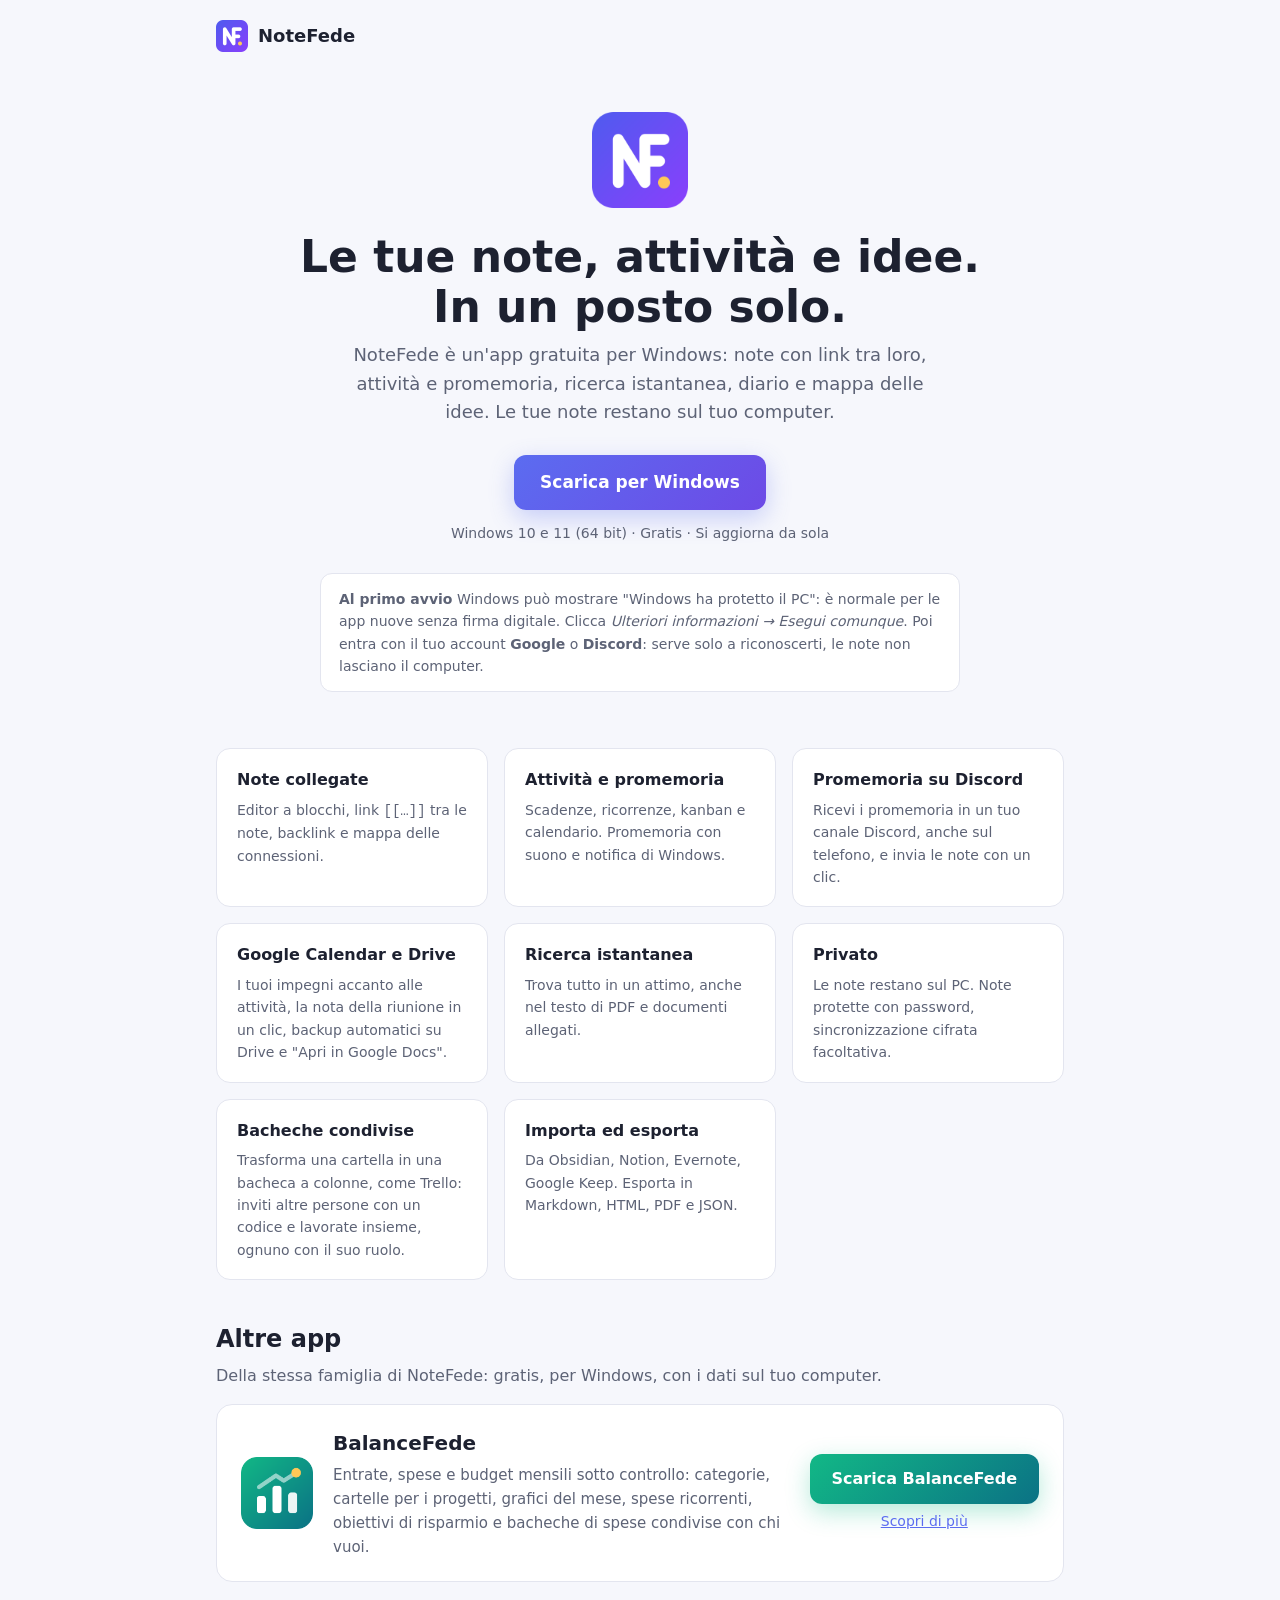
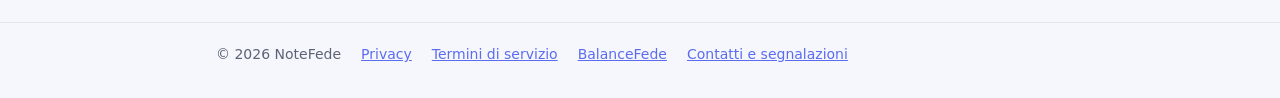
<file: index.html>
<!doctype html>
<html lang="it">
<head>
  <meta charset="utf-8">
  <meta name="viewport" content="width=device-width, initial-scale=1">
  <title>NoteFede · Note, attività e idee per Windows</title>
  <meta name="description" content="NoteFede: archivio personale di note, attività, promemoria e idee per Windows. Gratis, le note restano sul tuo computer.">
  <link rel="icon" href="/icon.png">
  <link rel="stylesheet" href="/style.css">
  <link rel="canonical" href="https://notefede.date/">
</head>
<body>
  <header class="top">
    <div class="wrap"><a class="brand" href="/"><img src="/icon.png" alt="">NoteFede</a></div>
  </header>

  <main class="wrap">
    <section class="hero">
      <img src="/icon.png" alt="Logo di NoteFede">
      <h1>Le tue note, attività e idee.<br>In un posto solo.</h1>
      <p class="lead">NoteFede è un'app gratuita per Windows: note con link tra loro, attività e promemoria, ricerca istantanea, diario e mappa delle idee. Le tue note restano sul tuo computer.</p>
      <a class="btn" href="https://github.com/geniofabry-cell/NoteFede-download/releases/latest">Scarica per Windows</a>
      <div class="sub">Windows 10 e 11 (64 bit) · Gratis · Si aggiorna da sola</div>
      <div class="note">
        <strong>Al primo avvio</strong> Windows può mostrare "Windows ha protetto il PC": è normale per le app nuove senza firma digitale. Clicca <em>Ulteriori informazioni → Esegui comunque</em>.
        Poi entra con il tuo account <strong>Google</strong> o <strong>Discord</strong>: serve solo a riconoscerti, le note non lasciano il computer.
      </div>
    </section>

    <section class="grid">
      <div class="card"><h3>Note collegate</h3><p>Editor a blocchi, link <code>[[…]]</code> tra le note, backlink e mappa delle connessioni.</p></div>
      <div class="card"><h3>Attività e promemoria</h3><p>Scadenze, ricorrenze, kanban e calendario. Promemoria con suono e notifica di Windows.</p></div>
      <div class="card"><h3>Promemoria su Discord</h3><p>Ricevi i promemoria in un tuo canale Discord, anche sul telefono, e invia le note con un clic.</p></div>
      <div class="card"><h3>Google Calendar e Drive</h3><p>I tuoi impegni accanto alle attività, la nota della riunione in un clic, backup automatici su Drive e "Apri in Google Docs".</p></div>
      <div class="card"><h3>Ricerca istantanea</h3><p>Trova tutto in un attimo, anche nel testo di PDF e documenti allegati.</p></div>
      <div class="card"><h3>Privato</h3><p>Le note restano sul PC. Note protette con password, sincronizzazione cifrata facoltativa.</p></div>
      <div class="card"><h3>Bacheche condivise</h3><p>Trasforma una cartella in una bacheca a colonne, come Trello: inviti altre persone con un codice e lavorate insieme, ognuno con il suo ruolo.</p></div>
      <div class="card"><h3>Importa ed esporta</h3><p>Da Obsidian, Notion, Evernote, Google Keep. Esporta in Markdown, HTML, PDF e JSON.</p></div>
    </section>
    <section class="apps" id="altre-app">
      <h2>Altre app</h2>
      <p>Della stessa famiglia di NoteFede: gratis, per Windows, con i dati sul tuo computer.</p>
      <div class="app-card">
        <img src="/balancefede.png" alt="Logo di BalanceFede">
        <div class="text">
          <h3>BalanceFede</h3>
          <p>Entrate, spese e budget mensili sotto controllo: categorie, cartelle per i progetti, grafici del mese, spese ricorrenti, obiettivi di risparmio e bacheche di spese condivise con chi vuoi.</p>
        </div>
        <div class="actions">
          <a class="btn green" href="https://github.com/geniofabry-cell/BalanceFede-download/releases/latest">Scarica BalanceFede</a>
          <a class="more" href="/balancefede">Scopri di più</a>
        </div>
      </div>
    </section>
  </main>

  <footer>
    <div class="wrap">
      <span>© 2026 NoteFede</span>
      <a href="/privacy">Privacy</a>
      <a href="/termini">Termini di servizio</a>
      <a href="/balancefede">BalanceFede</a>
      <a href="https://github.com/geniofabry-cell/NoteFede-download/issues">Contatti e segnalazioni</a>
    </div>
  </footer>
</body>
</html>
</file>
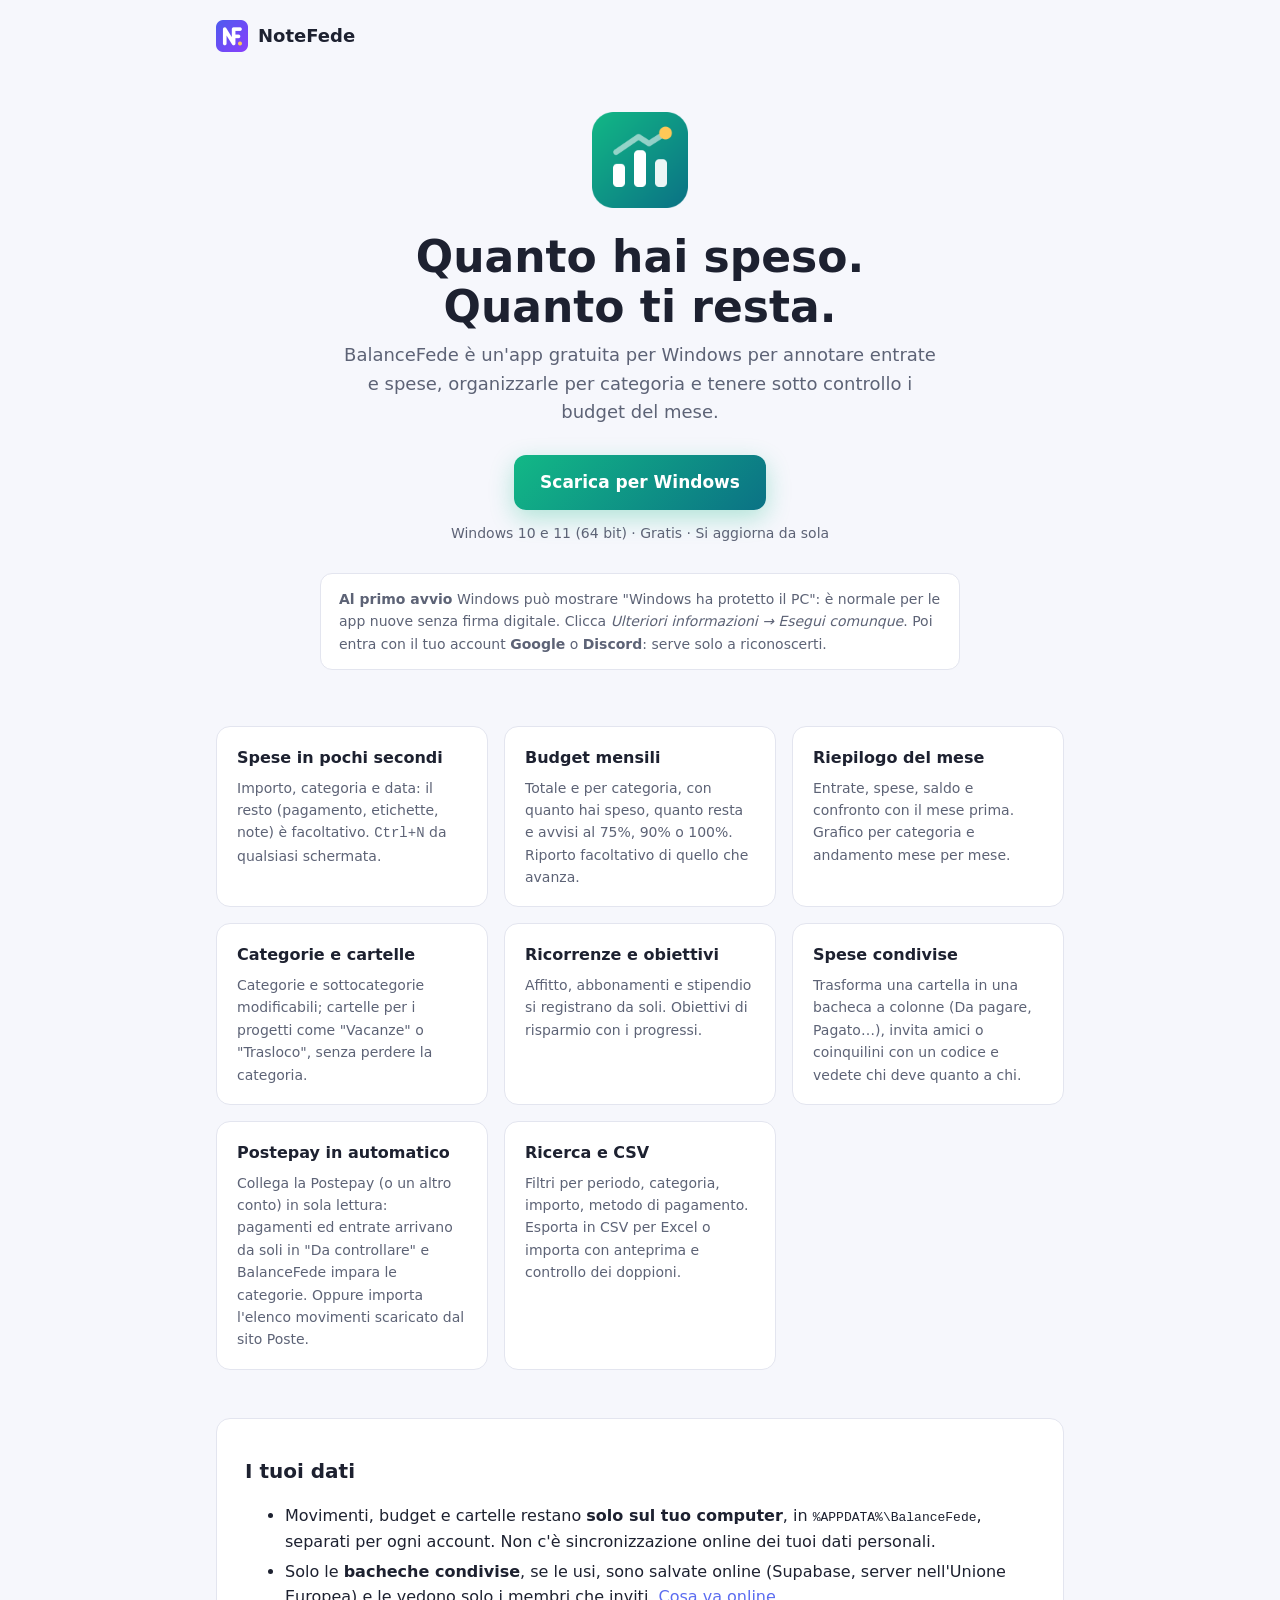
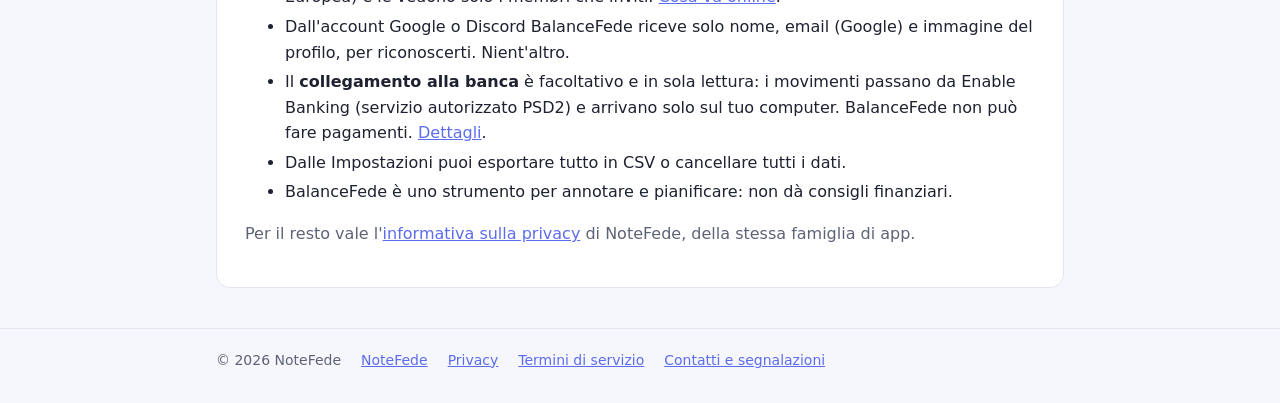
<file: balancefede.html>
<!doctype html>
<html lang="it">
<head>
  <meta charset="utf-8">
  <meta name="viewport" content="width=device-width, initial-scale=1">
  <title>BalanceFede · Entrate, spese e budget per Windows</title>
  <meta name="description" content="BalanceFede: app gratuita per Windows per registrare entrate e spese, impostare budget mensili e vedere quanto ti resta. I dati restano sul tuo computer.">
  <link rel="icon" href="/balancefede.png">
  <link rel="stylesheet" href="/style.css">
  <link rel="canonical" href="https://notefede.date/balancefede">
</head>
<body>
  <header class="top">
    <div class="wrap"><a class="brand" href="/"><img src="/icon.png" alt="">NoteFede</a></div>
  </header>

  <main class="wrap">
    <section class="hero">
      <img src="/balancefede.png" alt="Logo di BalanceFede">
      <h1>Quanto hai speso.<br>Quanto ti resta.</h1>
      <p class="lead">BalanceFede è un'app gratuita per Windows per annotare entrate e spese, organizzarle per categoria e tenere sotto controllo i budget del mese.</p>
      <a class="btn green" href="https://github.com/geniofabry-cell/BalanceFede-download/releases/latest">Scarica per Windows</a>
      <div class="sub">Windows 10 e 11 (64 bit) · Gratis · Si aggiorna da sola</div>
      <div class="note">
        <strong>Al primo avvio</strong> Windows può mostrare "Windows ha protetto il PC": è normale per le app nuove senza firma digitale. Clicca <em>Ulteriori informazioni → Esegui comunque</em>.
        Poi entra con il tuo account <strong>Google</strong> o <strong>Discord</strong>: serve solo a riconoscerti.
      </div>
    </section>

    <section class="grid">
      <div class="card"><h3>Spese in pochi secondi</h3><p>Importo, categoria e data: il resto (pagamento, etichette, note) è facoltativo. <code>Ctrl+N</code> da qualsiasi schermata.</p></div>
      <div class="card"><h3>Budget mensili</h3><p>Totale e per categoria, con quanto hai speso, quanto resta e avvisi al 75%, 90% o 100%. Riporto facoltativo di quello che avanza.</p></div>
      <div class="card"><h3>Riepilogo del mese</h3><p>Entrate, spese, saldo e confronto con il mese prima. Grafico per categoria e andamento mese per mese.</p></div>
      <div class="card"><h3>Categorie e cartelle</h3><p>Categorie e sottocategorie modificabili; cartelle per i progetti come "Vacanze" o "Trasloco", senza perdere la categoria.</p></div>
      <div class="card"><h3>Ricorrenze e obiettivi</h3><p>Affitto, abbonamenti e stipendio si registrano da soli. Obiettivi di risparmio con i progressi.</p></div>
      <div class="card"><h3>Spese condivise</h3><p>Trasforma una cartella in una bacheca a colonne (Da pagare, Pagato…), invita amici o coinquilini con un codice e vedete chi deve quanto a chi.</p></div>
      <div class="card"><h3>Postepay in automatico</h3><p>Collega la Postepay (o un altro conto) in sola lettura: pagamenti ed entrate arrivano da soli in "Da controllare" e BalanceFede impara le categorie. Oppure importa l'elenco movimenti scaricato dal sito Poste.</p></div>
      <div class="card"><h3>Ricerca e CSV</h3><p>Filtri per periodo, categoria, importo, metodo di pagamento. Esporta in CSV per Excel o importa con anteprima e controllo dei doppioni.</p></div>
    </section>

    <section class="doc">
      <h2>I tuoi dati</h2>
      <ul>
        <li>Movimenti, budget e cartelle restano <strong>solo sul tuo computer</strong>, in <code>%APPDATA%\BalanceFede</code>, separati per ogni account. Non c'è sincronizzazione online dei tuoi dati personali.</li>
        <li>Solo le <strong>bacheche condivise</strong>, se le usi, sono salvate online (Supabase, server nell'Unione Europea) e le vedono solo i membri che inviti. <a href="/privacy#bacheche">Cosa va online</a>.</li>
        <li>Dall'account Google o Discord BalanceFede riceve solo nome, email (Google) e immagine del profilo, per riconoscerti. Nient'altro.</li>
        <li>Il <strong>collegamento alla banca</strong> è facoltativo e in sola lettura: i movimenti passano da Enable Banking (servizio autorizzato PSD2) e arrivano solo sul tuo computer. BalanceFede non può fare pagamenti. <a href="/privacy#banca">Dettagli</a>.</li>
        <li>Dalle Impostazioni puoi esportare tutto in CSV o cancellare tutti i dati.</li>
        <li>BalanceFede è uno strumento per annotare e pianificare: non dà consigli finanziari.</li>
      </ul>
      <p class="muted">Per il resto vale l'<a href="/privacy">informativa sulla privacy</a> di NoteFede, della stessa famiglia di app.</p>
    </section>
  </main>

  <footer>
    <div class="wrap">
      <span>© 2026 NoteFede</span>
      <a href="/">NoteFede</a>
      <a href="/privacy">Privacy</a>
      <a href="/termini">Termini di servizio</a>
      <a href="https://github.com/geniofabry-cell/BalanceFede-download/issues">Contatti e segnalazioni</a>
    </div>
  </footer>
</body>
</html>
</file>
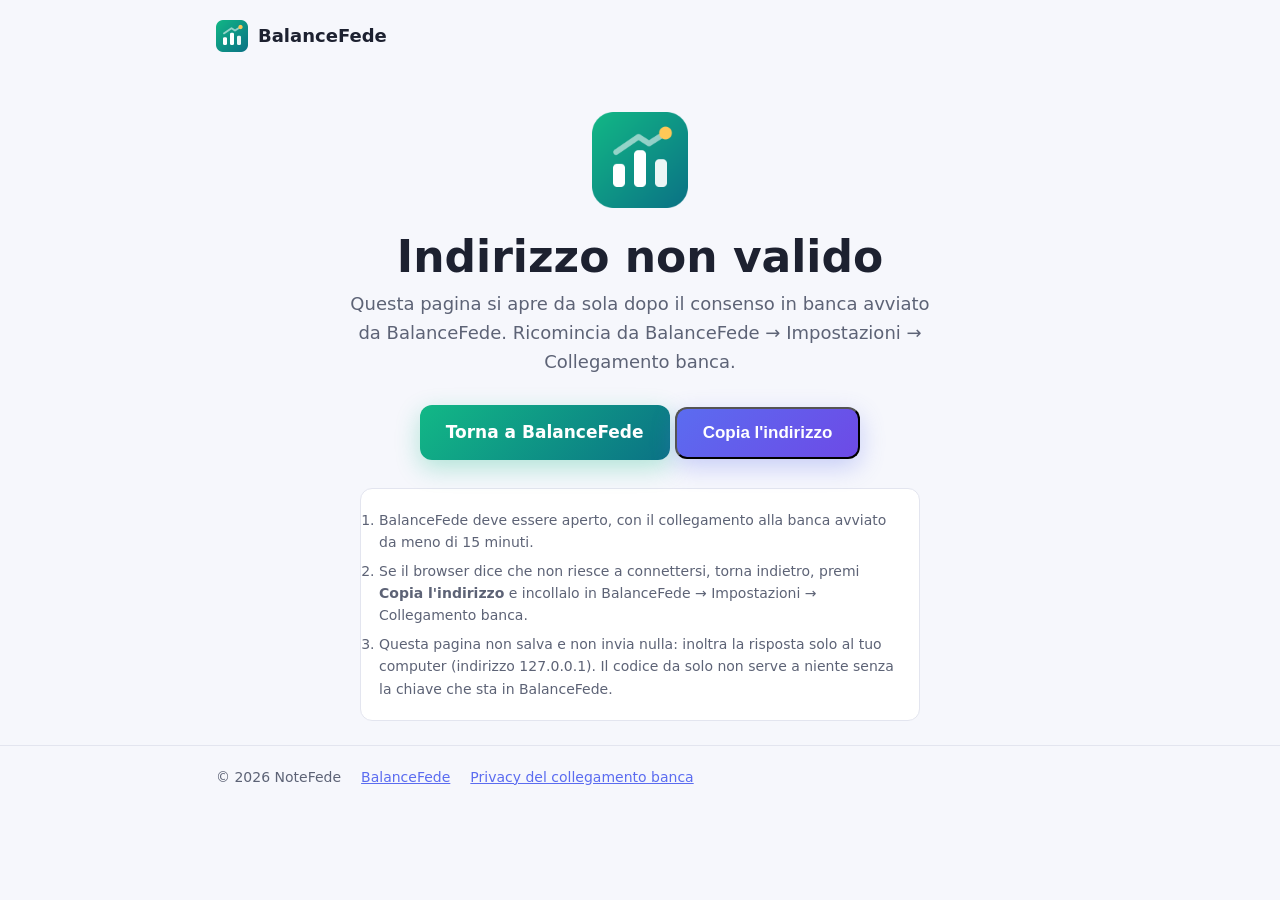
<file: banca.html>
<!doctype html>
<html lang="it">
<head>
  <meta charset="utf-8">
  <meta name="viewport" content="width=device-width, initial-scale=1">
  <title>Collegamento banca · BalanceFede</title>
  <meta name="description" content="Ritorno dal consenso della banca verso BalanceFede sul tuo computer.">
  <meta name="robots" content="noindex">
  <meta name="referrer" content="no-referrer">
  <link rel="icon" href="/balancefede.png">
  <link rel="stylesheet" href="/style.css">
  <link rel="canonical" href="https://notefede.date/banca">
  <style>
    .steps { text-align: left; max-width: 560px; margin: 28px auto 0; }
    .steps li { margin: 6px 0; }
    #err { color: #c92a2a; }
  </style>
</head>
<body>
  <header class="top">
    <div class="wrap"><a class="brand" href="/balancefede"><img src="/balancefede.png" alt="">BalanceFede</a></div>
  </header>

  <main class="wrap">
    <section class="hero">
      <img src="/balancefede.png" alt="Logo di BalanceFede">
      <h1 id="title">Torno a BalanceFede…</h1>
      <p class="lead" id="lead">La banca ha risposto: passo la risposta a BalanceFede sul tuo computer.</p>
      <div>
        <a class="btn green" id="open" href="#">Torna a BalanceFede</a>
        <button class="btn" id="copy" type="button">Copia l'indirizzo</button>
      </div>
      <p class="sub" id="err" hidden></p>
      <ol class="steps note">
        <li>BalanceFede deve essere aperto, con il collegamento alla banca avviato da meno di 15 minuti.</li>
        <li>Se il browser dice che non riesce a connettersi, torna indietro, premi <strong>Copia l'indirizzo</strong> e incollalo in BalanceFede → Impostazioni → Collegamento banca.</li>
        <li>Questa pagina non salva e non invia nulla: inoltra la risposta solo al tuo computer (indirizzo 127.0.0.1). Il codice da solo non serve a niente senza la chiave che sta in BalanceFede.</li>
      </ol>
    </section>
  </main>

  <footer>
    <div class="wrap">
      <span>© 2026 NoteFede</span>
      <a href="/balancefede">BalanceFede</a>
      <a href="/privacy#banca">Privacy del collegamento banca</a>
    </div>
  </footer>

  <script>
    (function () {
      var allowed = {
        code: /^[A-Za-z0-9._~\-]{1,2000}$/,
        state: /^[A-Za-z0-9_\-]{20,100}$/,
        error: /^[a-z_]{1,60}$/,
        error_description: /^[^<>"\u0000-\u001f]{0,300}$/
      };
      var q = new URLSearchParams(location.search);
      var out = new URLSearchParams();
      Object.keys(allowed).forEach(function (k) {
        var v = q.get(k);
        if (v !== null && allowed[k].test(v)) out.set(k, v);
      });
      var err = document.getElementById('err');
      var open = document.getElementById('open');
      var copy = document.getElementById('copy');
      if (!out.get('state') || !(out.get('code') || out.get('error'))) {
        document.getElementById('title').textContent = 'Indirizzo non valido';
        document.getElementById('lead').textContent = 'Questa pagina si apre da sola dopo il consenso in banca avviato da BalanceFede. Ricomincia da BalanceFede → Impostazioni → Collegamento banca.';
        open.hidden = true;
        copy.hidden = true;
        return;
      }
      if (out.get('error')) {
        err.hidden = false;
        err.textContent = out.get('error') === 'access_denied' ? 'Consenso annullato in banca.' : 'La banca ha restituito un errore: ' + (out.get('error_description') || out.get('error'));
      }
      var target = 'http://127.0.0.1:47615/banca?' + out.toString();
      var pasteUrl = 'https://notefede.date/banca?' + out.toString();
      open.href = target;
      copy.addEventListener('click', function () {
        navigator.clipboard.writeText(pasteUrl).then(function () { copy.textContent = 'Copiato'; }, function () { copy.textContent = 'Copia non riuscita'; });
      });
      setTimeout(function () { location.href = target; }, 400);
    })();
  </script>
</body>
</html>
</file>
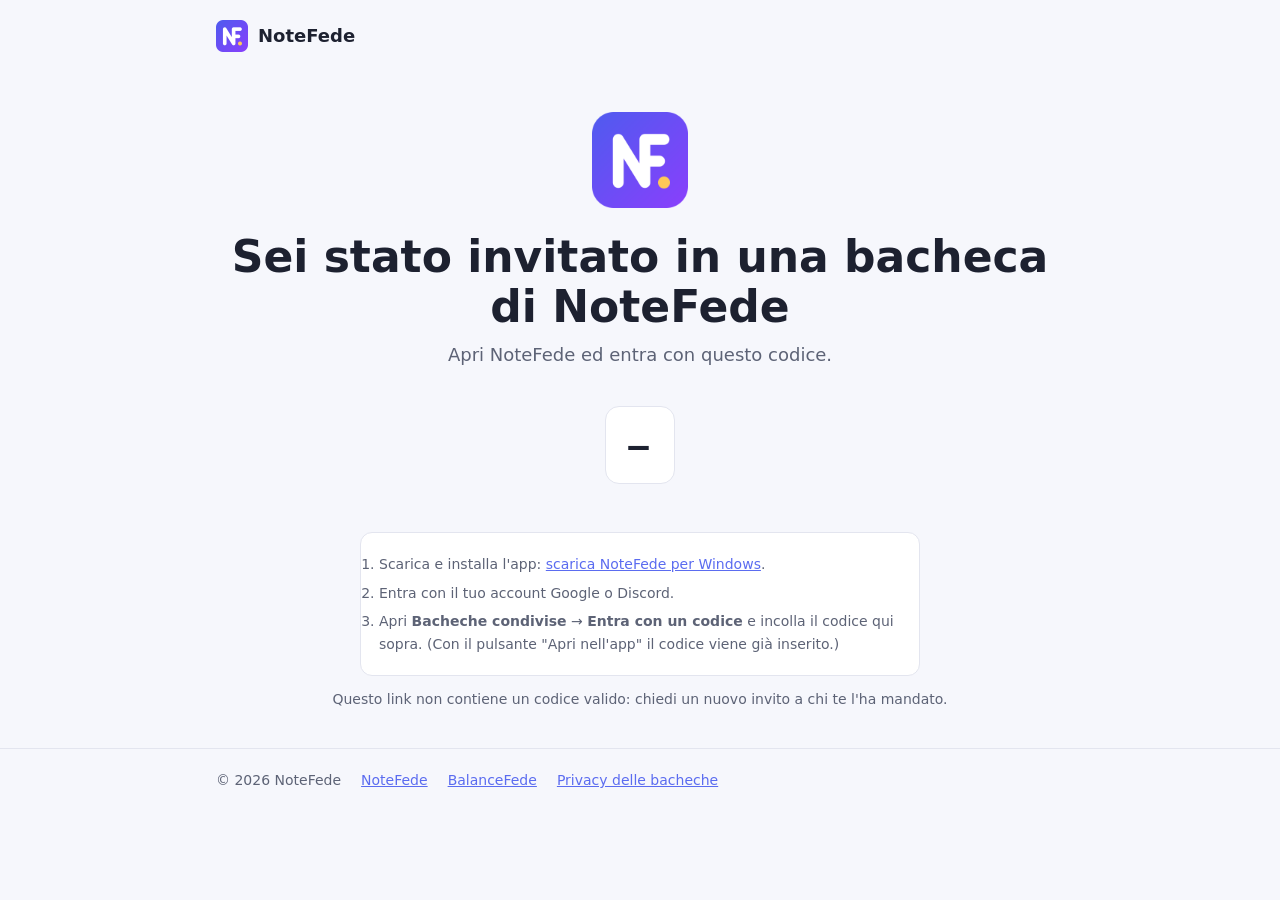
<file: invito.html>
<!doctype html>
<html lang="it">
<head>
  <meta charset="utf-8">
  <meta name="viewport" content="width=device-width, initial-scale=1">
  <title>Invito a una bacheca condivisa</title>
  <meta name="description" content="Entra in una bacheca condivisa di NoteFede o BalanceFede con il codice di invito.">
  <meta name="robots" content="noindex">
  <link rel="icon" href="/icon.png">
  <link rel="stylesheet" href="/style.css">
  <link rel="canonical" href="https://notefede.date/invito">
  <style>
    .code { font: 800 34px/1.2 ui-monospace, "Cascadia Mono", Consolas, monospace; letter-spacing: 3px; background: var(--card); border: 1px solid var(--border); border-radius: 14px; padding: 18px 22px; display: inline-block; margin: 8px 0 20px; }
    .steps { text-align: left; max-width: 560px; margin: 28px auto 0; }
    .steps li { margin: 6px 0; }
  </style>
</head>
<body>
  <header class="top">
    <div class="wrap"><a class="brand" href="/"><img src="/icon.png" alt="">NoteFede</a></div>
  </header>

  <main class="wrap">
    <section class="hero">
      <img id="app-icon" src="/icon.png" alt="">
      <h1 id="title">Sei stato invitato in una bacheca</h1>
      <p class="lead" id="lead">Apri l'app ed entra con questo codice.</p>
      <div class="code" id="code" aria-label="Codice di invito">—</div>
      <div>
        <a class="btn" id="open" href="#">Apri nell'app</a>
      </div>
      <div class="sub" id="sub">Se non si apre nulla, l'app non è ancora installata: scaricala qui sotto.</div>

      <ol class="steps note">
        <li id="step-download">Scarica e installa l'app: <a id="download" href="#">pagina di download</a>.</li>
        <li>Entra con il tuo account Google o Discord.</li>
        <li>Apri <strong>Bacheche condivise</strong> → <strong>Entra con un codice</strong> e incolla il codice qui sopra. (Con il pulsante "Apri nell'app" il codice viene già inserito.)</li>
      </ol>
      <p class="sub" id="missing">Questo link non contiene un codice valido: chiedi un nuovo invito a chi te l'ha mandato.</p>
    </section>
  </main>

  <footer>
    <div class="wrap">
      <span>© 2026 NoteFede</span>
      <a href="/">NoteFede</a>
      <a href="/balancefede">BalanceFede</a>
      <a href="/privacy#bacheche">Privacy delle bacheche</a>
    </div>
  </footer>

  <script>
    (function () {
      var apps = {
        balancefede: { name: 'BalanceFede', icon: '/balancefede.png', download: 'https://github.com/geniofabry-cell/BalanceFede-download/releases/latest', btn: 'btn green' },
        notefede: { name: 'NoteFede', icon: '/icon.png', download: 'https://github.com/geniofabry-cell/NoteFede-download/releases/latest', btn: 'btn' }
      };
      var key = new URLSearchParams(location.search).get('app');
      var app = apps[key] || apps.notefede;
      var code = (location.hash || '').replace(/^#/, '').toUpperCase().replace(/[^A-Z0-9]/g, '');
      var valid = /^[A-HJ-NP-Z2-9]{10}$/.test(code);
      document.title = 'Invito a una bacheca di ' + app.name;
      document.getElementById('app-icon').src = app.icon;
      document.getElementById('app-icon').alt = 'Logo di ' + app.name;
      document.getElementById('title').textContent = 'Sei stato invitato in una bacheca di ' + app.name;
      document.getElementById('lead').textContent = 'Apri ' + app.name + ' ed entra con questo codice.';
      document.getElementById('download').href = app.download;
      document.getElementById('download').textContent = 'scarica ' + app.name + ' per Windows';
      var open = document.getElementById('open');
      open.className = app.btn;
      open.textContent = 'Apri in ' + app.name;
      if (valid) {
        var pretty = code.slice(0, 4) + '-' + code.slice(4, 8) + '-' + code.slice(8);
        document.getElementById('code').textContent = pretty;
        open.href = (key === 'balancefede' ? 'balancefede' : 'notefede') + '://invito/' + code;
        document.getElementById('missing').style.display = 'none';
      } else {
        document.getElementById('code').textContent = '—';
        open.style.display = 'none';
        document.getElementById('sub').style.display = 'none';
      }
    })();
  </script>
</body>
</html>
</file>
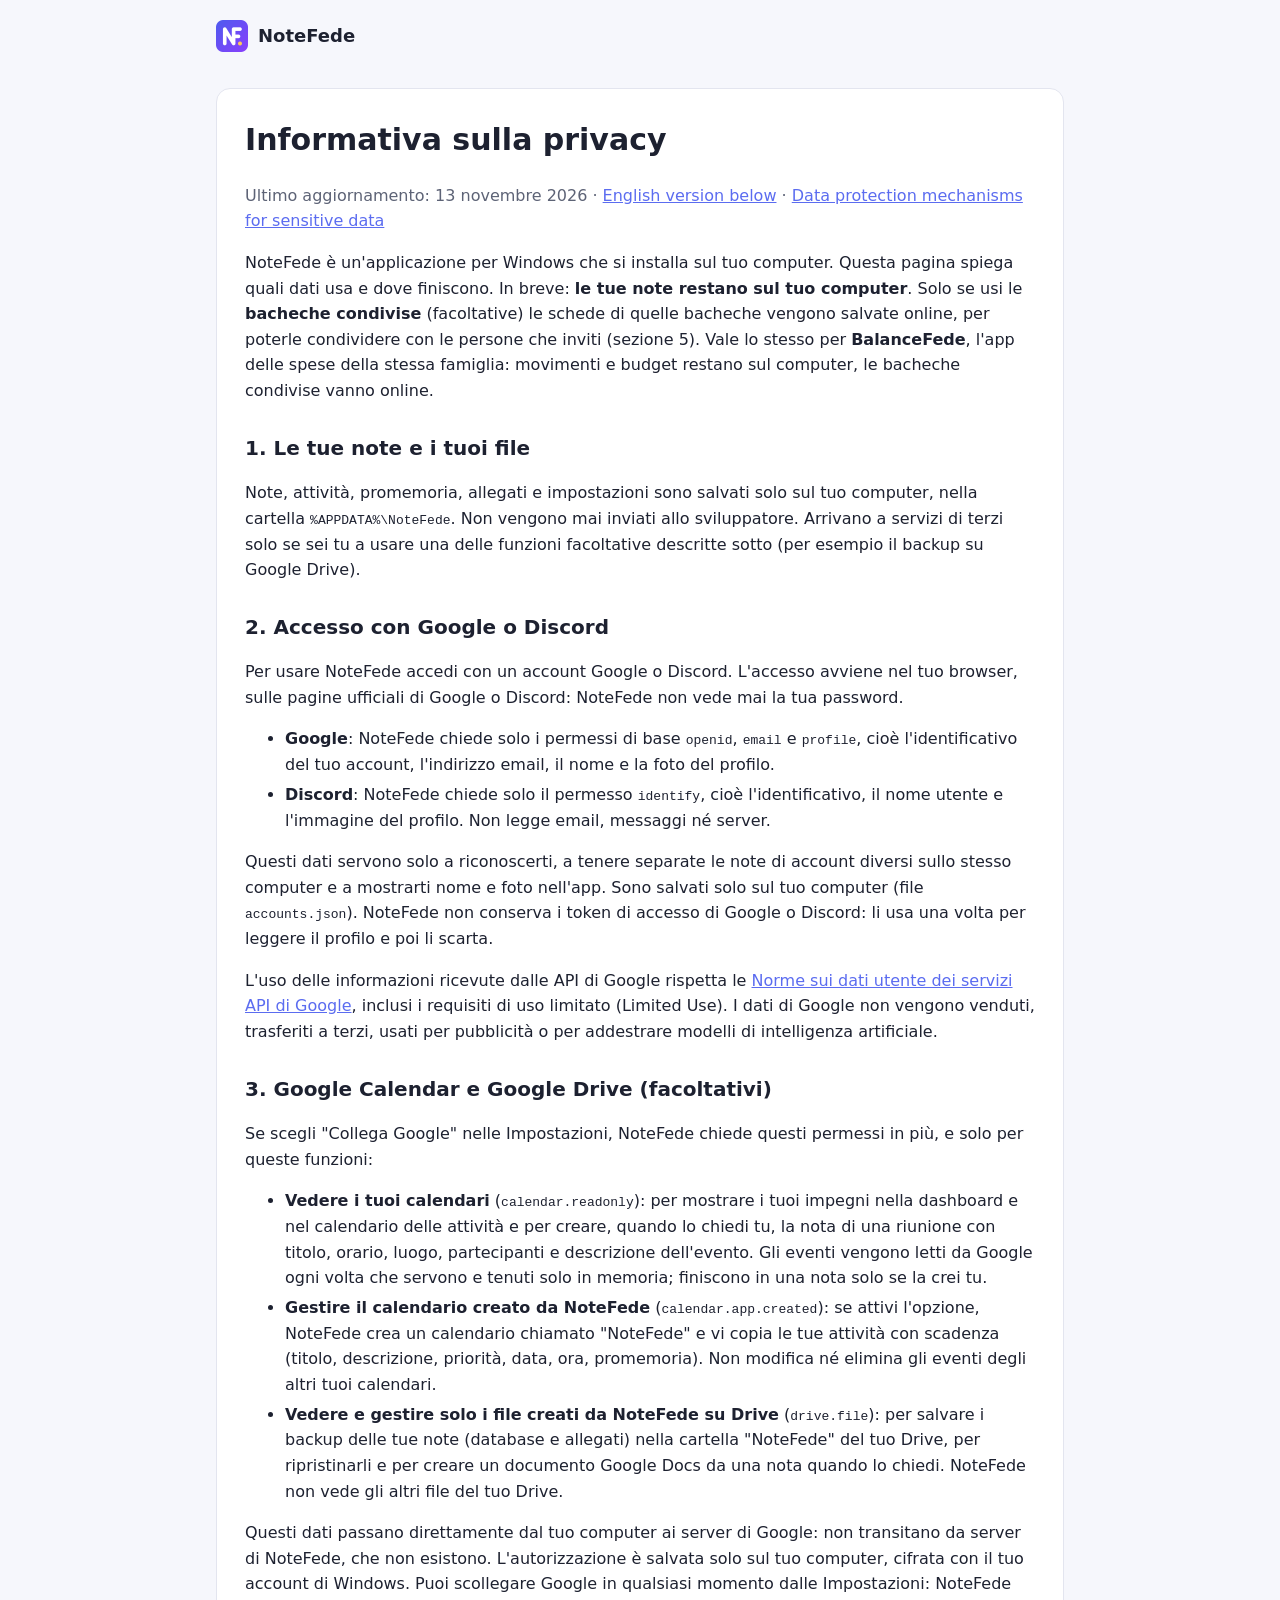
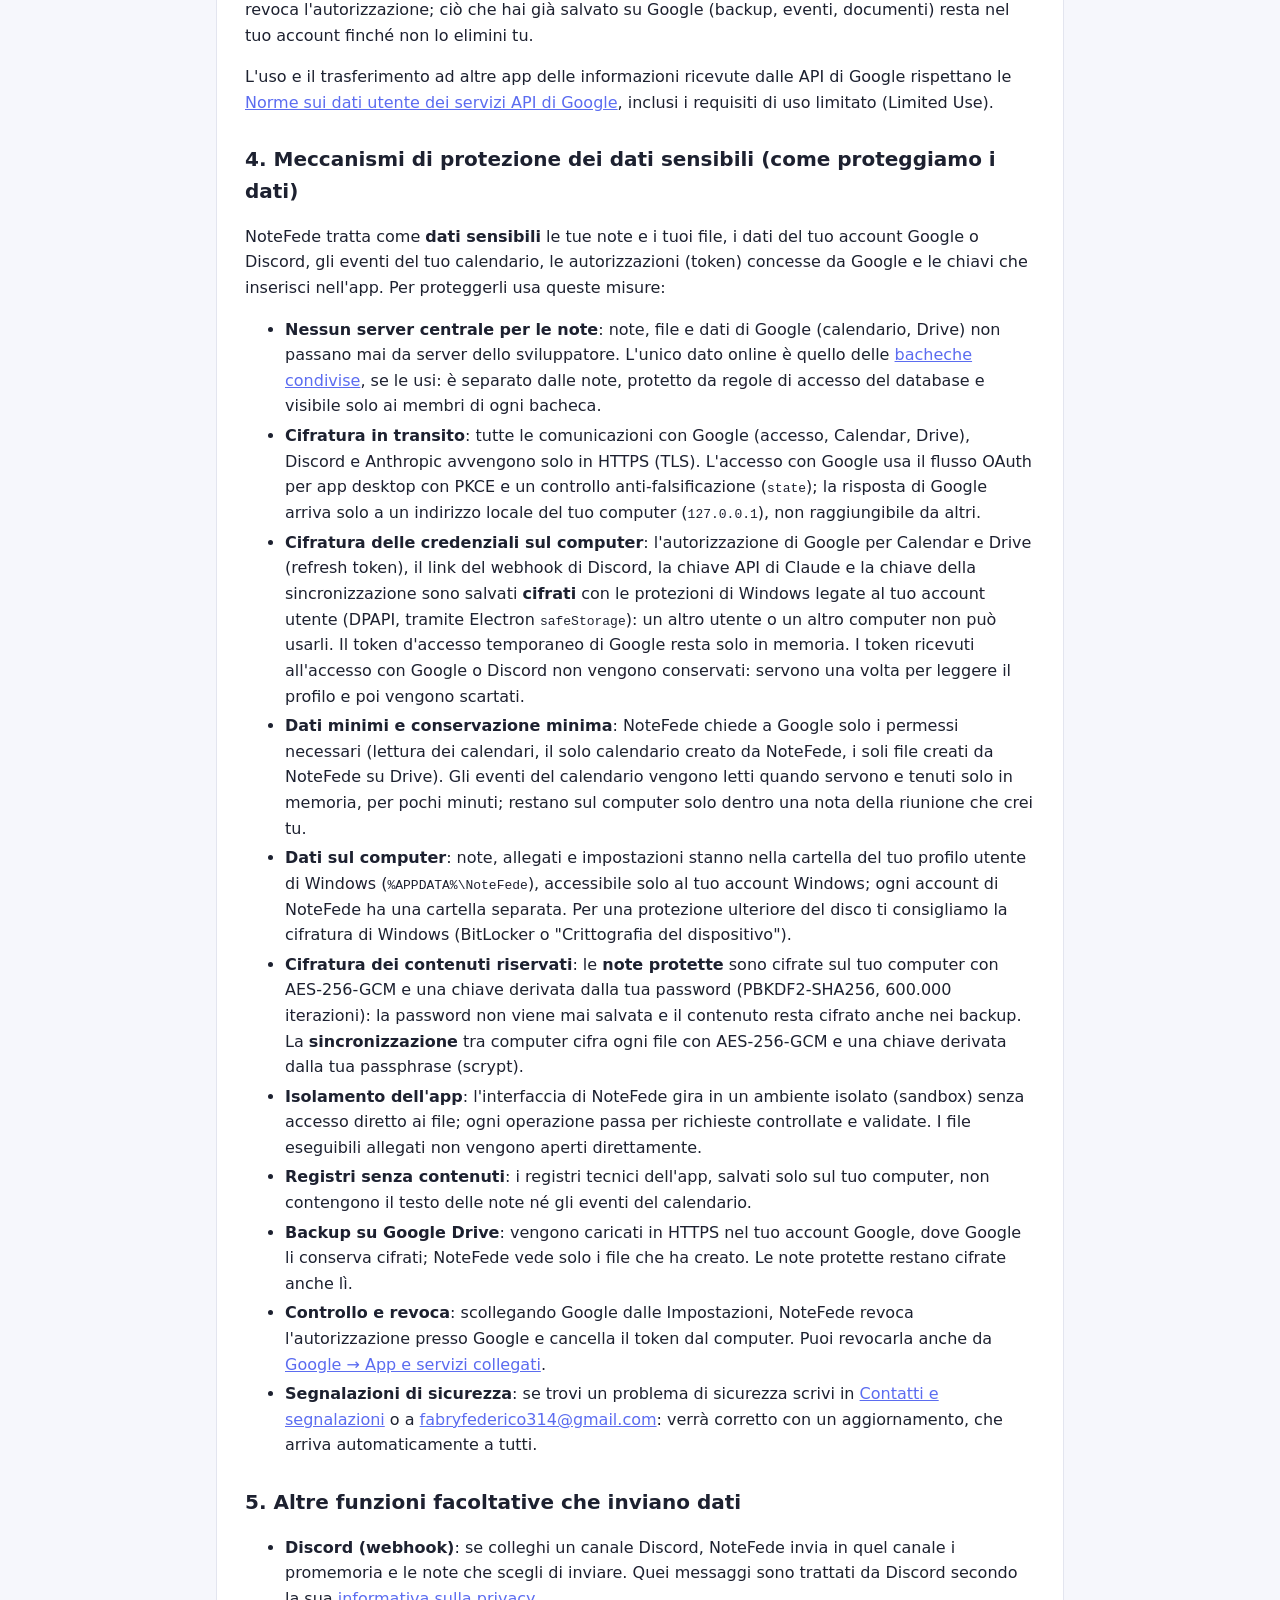
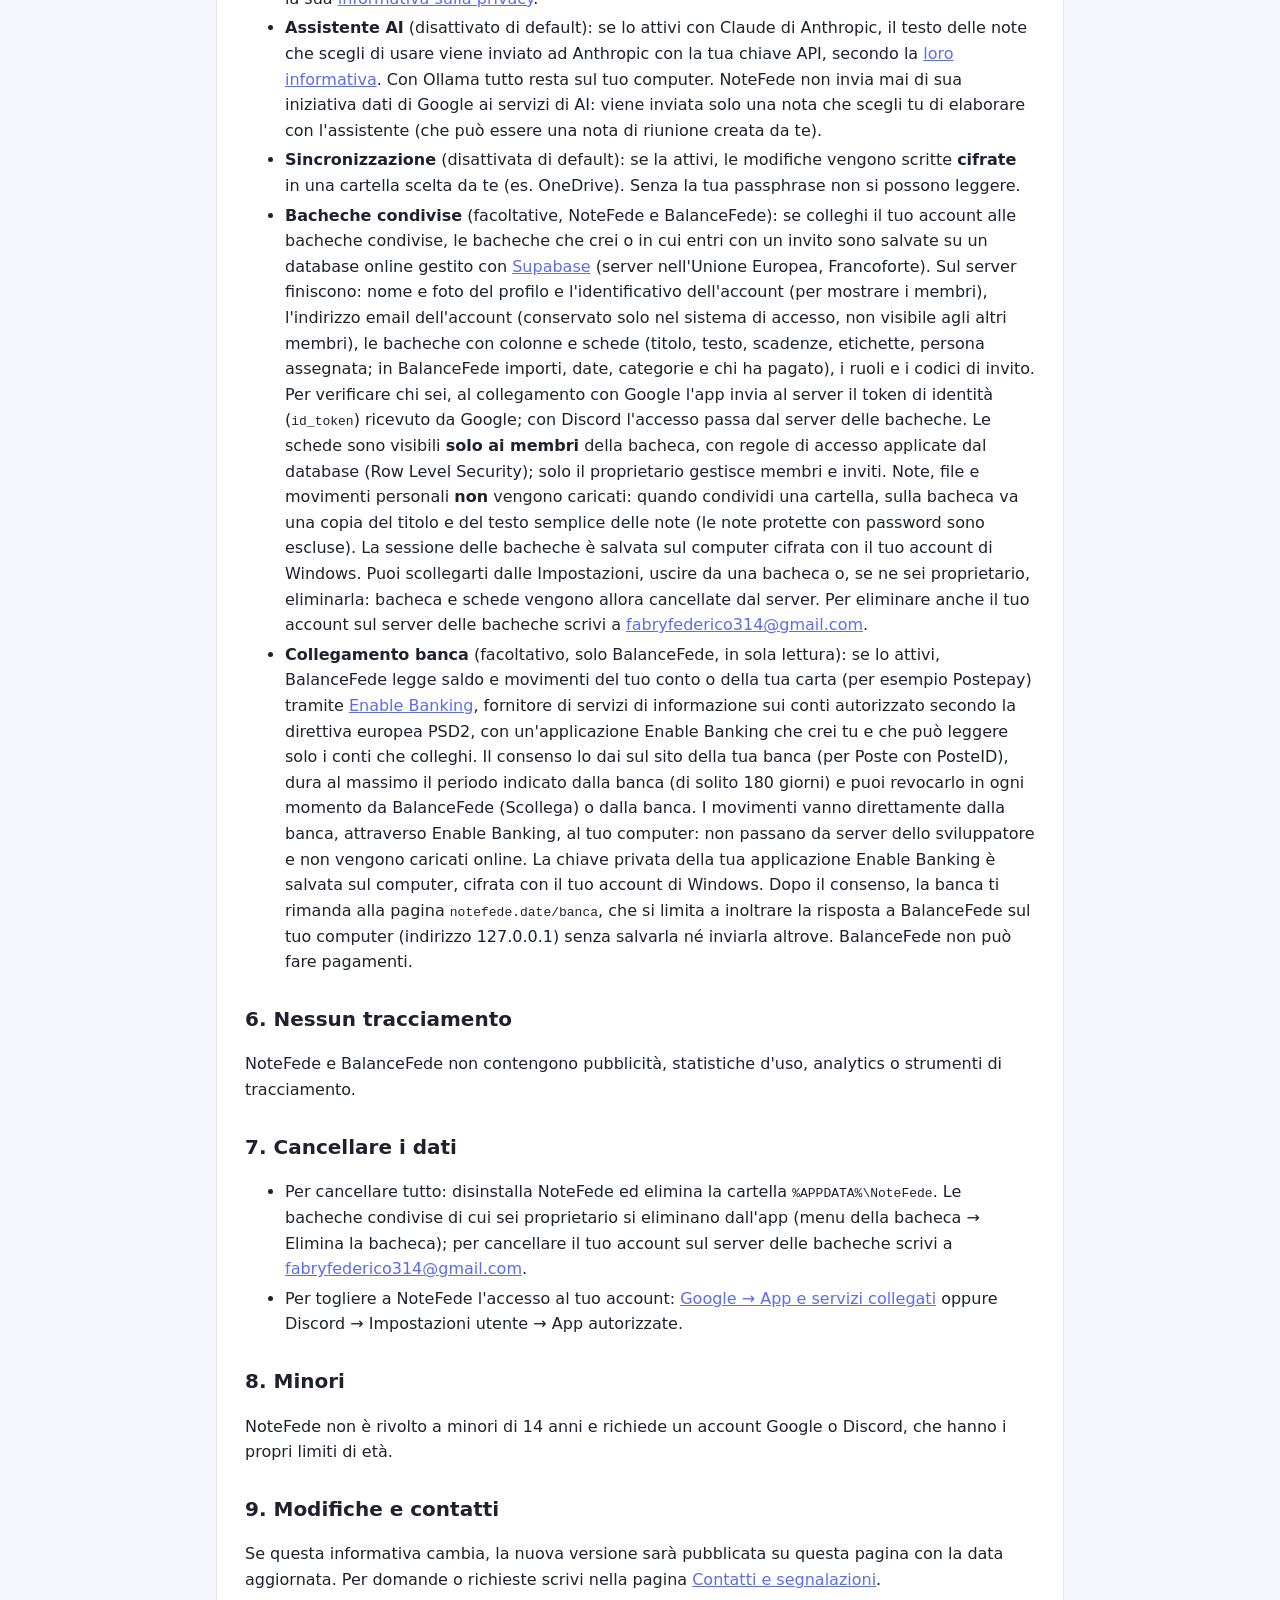
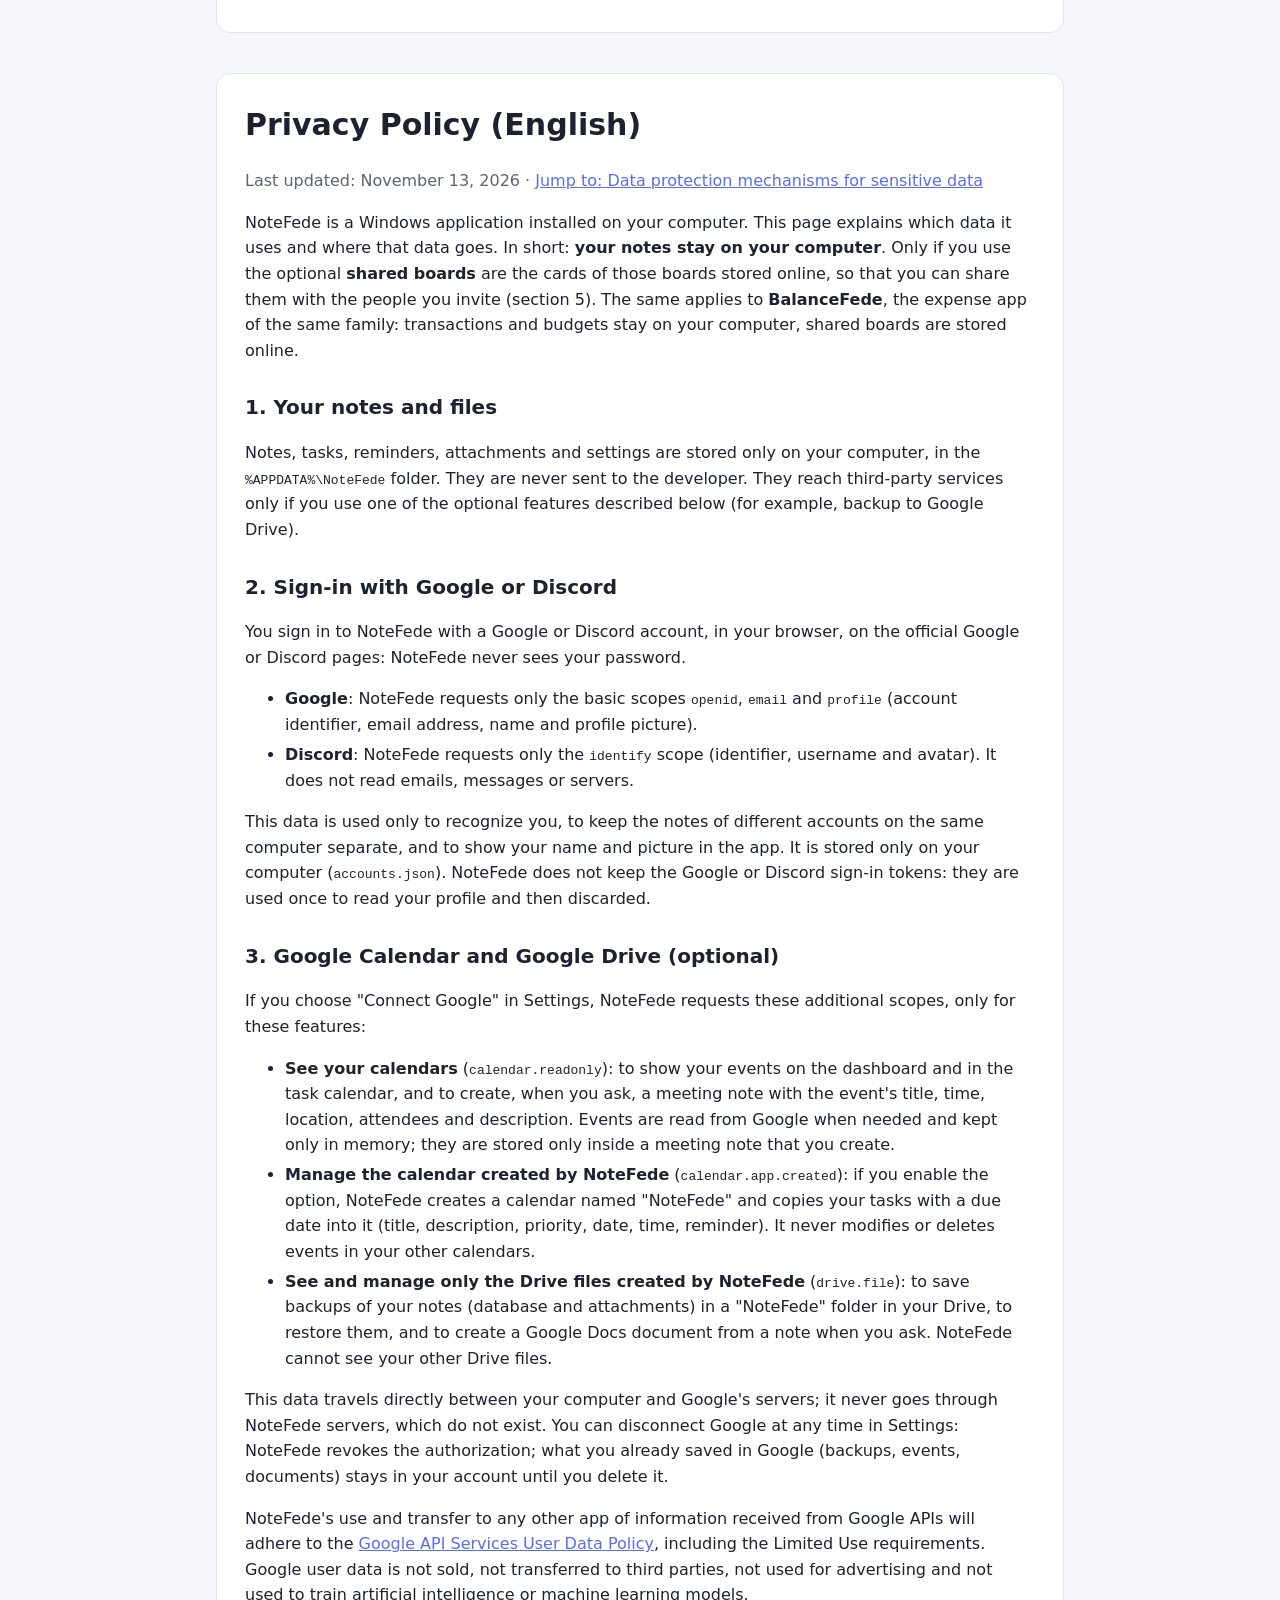
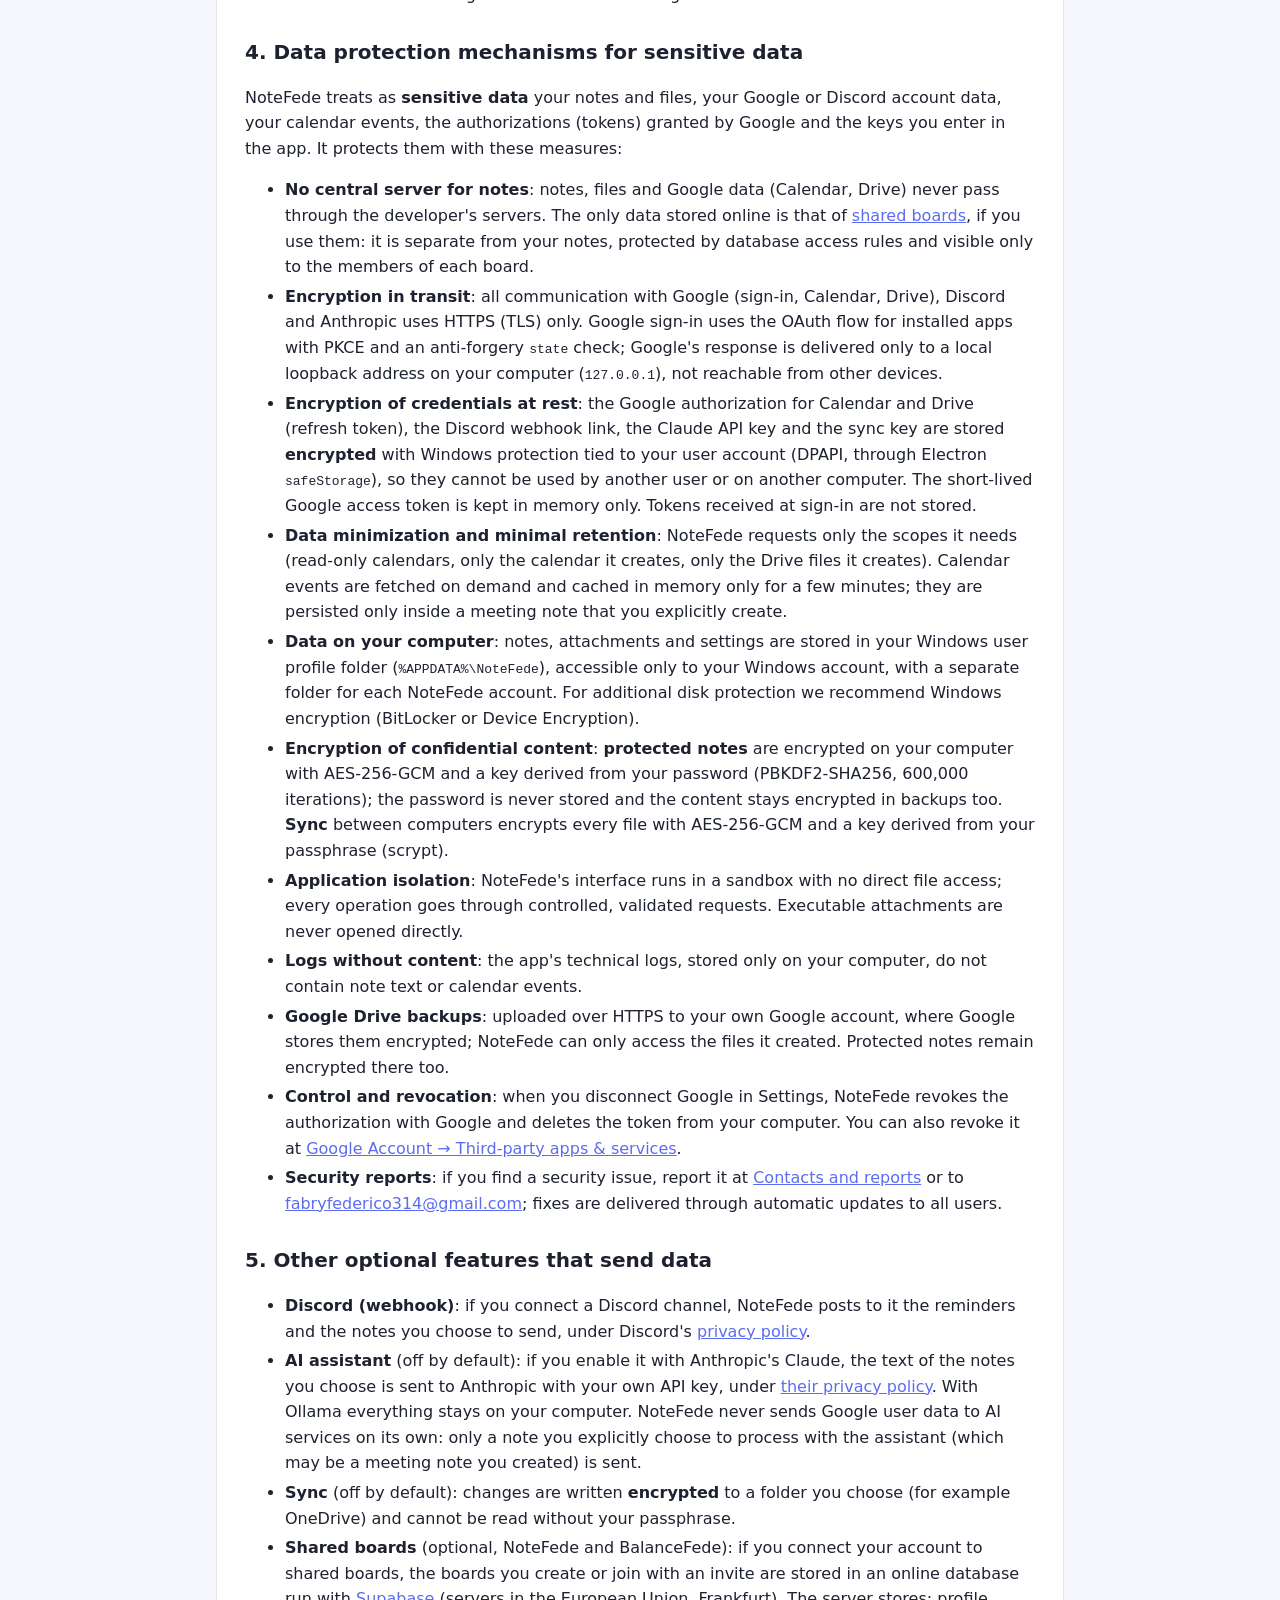
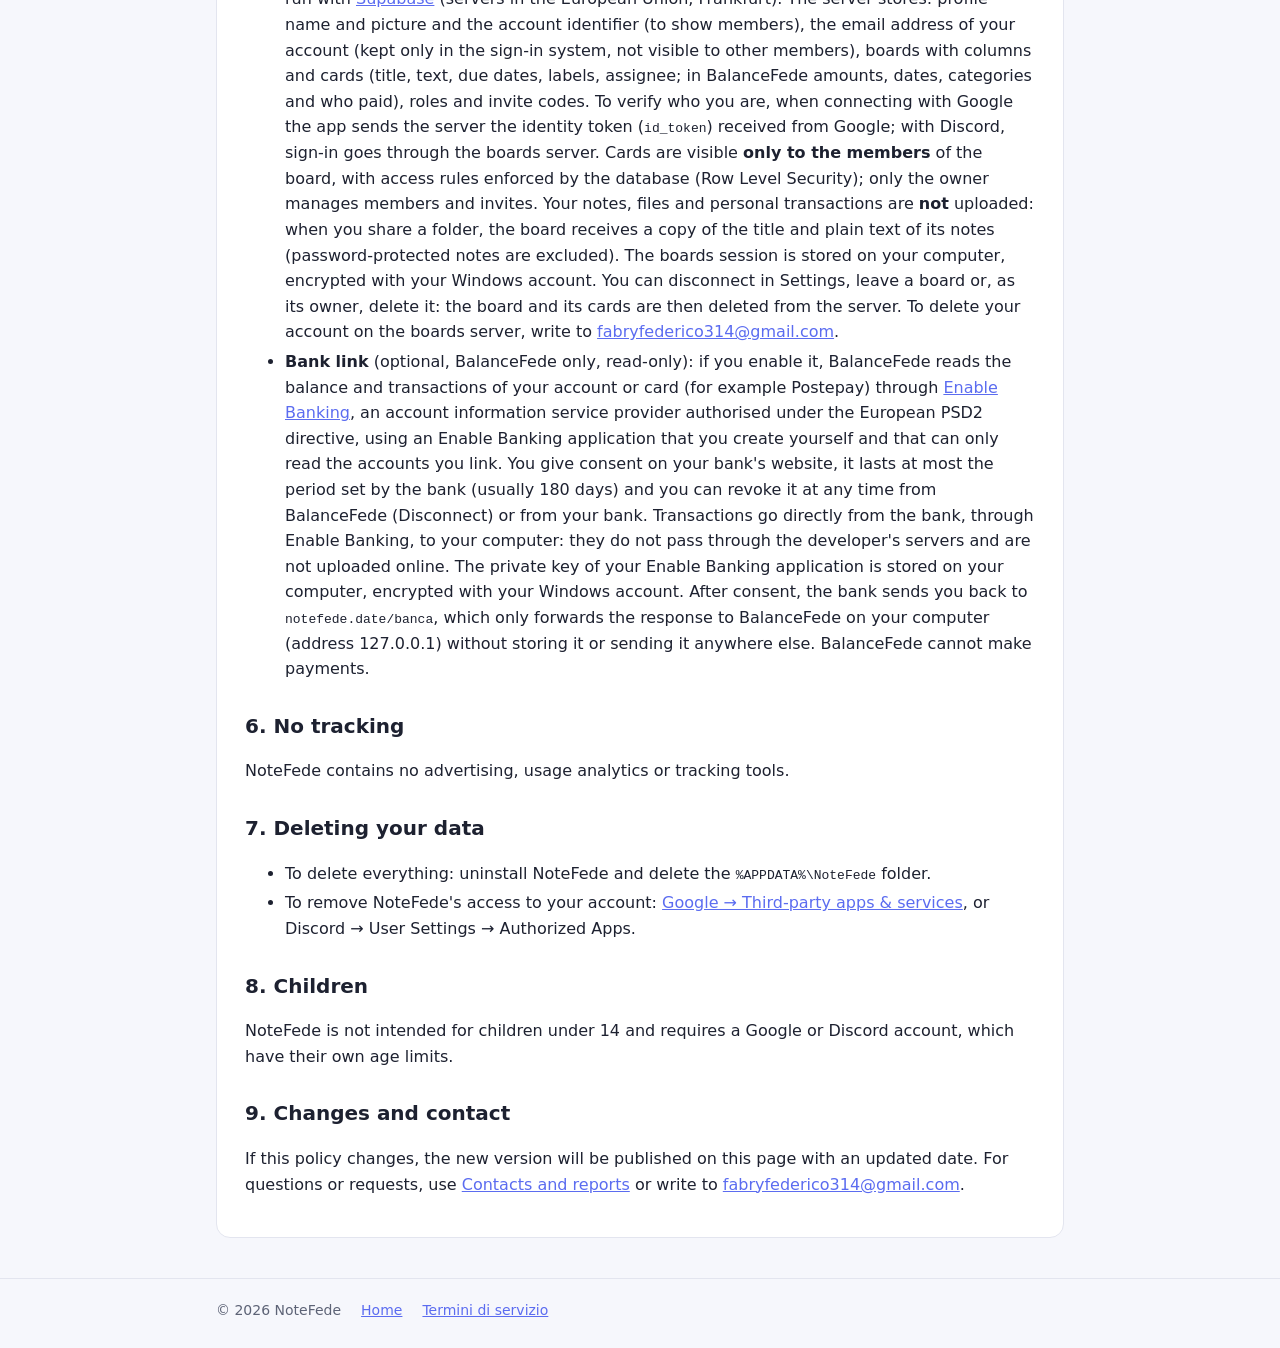
<file: privacy.html>
<!doctype html>
<html lang="it">
<head>
  <meta charset="utf-8">
  <meta name="viewport" content="width=device-width, initial-scale=1">
  <title>Privacy · NoteFede</title>
  <link rel="icon" href="/icon.png">
  <link rel="stylesheet" href="/style.css">
  <link rel="canonical" href="https://notefede.date/privacy">
</head>
<body>
  <header class="top">
    <div class="wrap"><a class="brand" href="/"><img src="/icon.png" alt="">NoteFede</a></div>
  </header>

  <main class="wrap">
    <article class="doc">
      <h1>Informativa sulla privacy</h1>
      <p class="muted">Ultimo aggiornamento: 13 novembre 2026 · <a href="#english">English version below</a> · <a href="#data-protection">Data protection mechanisms for sensitive data</a></p>

      <p>NoteFede è un'applicazione per Windows che si installa sul tuo computer. Questa pagina spiega quali dati usa e dove finiscono. In breve: <strong>le tue note restano sul tuo computer</strong>. Solo se usi le <strong>bacheche condivise</strong> (facoltative) le schede di quelle bacheche vengono salvate online, per poterle condividere con le persone che inviti (sezione 5). Vale lo stesso per <strong>BalanceFede</strong>, l'app delle spese della stessa famiglia: movimenti e budget restano sul computer, le bacheche condivise vanno online.</p>

      <h2>1. Le tue note e i tuoi file</h2>
      <p>Note, attività, promemoria, allegati e impostazioni sono salvati solo sul tuo computer, nella cartella <code>%APPDATA%\NoteFede</code>. Non vengono mai inviati allo sviluppatore. Arrivano a servizi di terzi solo se sei tu a usare una delle funzioni facoltative descritte sotto (per esempio il backup su Google Drive).</p>

      <h2>2. Accesso con Google o Discord</h2>
      <p>Per usare NoteFede accedi con un account Google o Discord. L'accesso avviene nel tuo browser, sulle pagine ufficiali di Google o Discord: NoteFede non vede mai la tua password.</p>
      <ul>
        <li><strong>Google</strong>: NoteFede chiede solo i permessi di base <code>openid</code>, <code>email</code> e <code>profile</code>, cioè l'identificativo del tuo account, l'indirizzo email, il nome e la foto del profilo.</li>
        <li><strong>Discord</strong>: NoteFede chiede solo il permesso <code>identify</code>, cioè l'identificativo, il nome utente e l'immagine del profilo. Non legge email, messaggi né server.</li>
      </ul>
      <p>Questi dati servono solo a riconoscerti, a tenere separate le note di account diversi sullo stesso computer e a mostrarti nome e foto nell'app. Sono salvati solo sul tuo computer (file <code>accounts.json</code>). NoteFede non conserva i token di accesso di Google o Discord: li usa una volta per leggere il profilo e poi li scarta.</p>
      <p>L'uso delle informazioni ricevute dalle API di Google rispetta le <a href="https://developers.google.com/terms/api-services-user-data-policy">Norme sui dati utente dei servizi API di Google</a>, inclusi i requisiti di uso limitato (Limited Use). I dati di Google non vengono venduti, trasferiti a terzi, usati per pubblicità o per addestrare modelli di intelligenza artificiale.</p>

      <h2>3. Google Calendar e Google Drive (facoltativi)</h2>
      <p>Se scegli "Collega Google" nelle Impostazioni, NoteFede chiede questi permessi in più, e solo per queste funzioni:</p>
      <ul>
        <li><strong>Vedere i tuoi calendari</strong> (<code>calendar.readonly</code>): per mostrare i tuoi impegni nella dashboard e nel calendario delle attività e per creare, quando lo chiedi tu, la nota di una riunione con titolo, orario, luogo, partecipanti e descrizione dell'evento. Gli eventi vengono letti da Google ogni volta che servono e tenuti solo in memoria; finiscono in una nota solo se la crei tu.</li>
        <li><strong>Gestire il calendario creato da NoteFede</strong> (<code>calendar.app.created</code>): se attivi l'opzione, NoteFede crea un calendario chiamato "NoteFede" e vi copia le tue attività con scadenza (titolo, descrizione, priorità, data, ora, promemoria). Non modifica né elimina gli eventi degli altri tuoi calendari.</li>
        <li><strong>Vedere e gestire solo i file creati da NoteFede su Drive</strong> (<code>drive.file</code>): per salvare i backup delle tue note (database e allegati) nella cartella "NoteFede" del tuo Drive, per ripristinarli e per creare un documento Google Docs da una nota quando lo chiedi. NoteFede non vede gli altri file del tuo Drive.</li>
      </ul>
      <p>Questi dati passano direttamente dal tuo computer ai server di Google: non transitano da server di NoteFede, che non esistono. L'autorizzazione è salvata solo sul tuo computer, cifrata con il tuo account di Windows. Puoi scollegare Google in qualsiasi momento dalle Impostazioni: NoteFede revoca l'autorizzazione; ciò che hai già salvato su Google (backup, eventi, documenti) resta nel tuo account finché non lo elimini tu.</p>
      <p>L'uso e il trasferimento ad altre app delle informazioni ricevute dalle API di Google rispettano le <a href="https://developers.google.com/terms/api-services-user-data-policy">Norme sui dati utente dei servizi API di Google</a>, inclusi i requisiti di uso limitato (Limited Use).</p>

      <h2 id="protezione-dati">4. Meccanismi di protezione dei dati sensibili (come proteggiamo i dati)</h2>
      <p>NoteFede tratta come <strong>dati sensibili</strong> le tue note e i tuoi file, i dati del tuo account Google o Discord, gli eventi del tuo calendario, le autorizzazioni (token) concesse da Google e le chiavi che inserisci nell'app. Per proteggerli usa queste misure:</p>
      <ul>
        <li><strong>Nessun server centrale per le note</strong>: note, file e dati di Google (calendario, Drive) non passano mai da server dello sviluppatore. L'unico dato online è quello delle <a href="#bacheche">bacheche condivise</a>, se le usi: è separato dalle note, protetto da regole di accesso del database e visibile solo ai membri di ogni bacheca.</li>
        <li><strong>Cifratura in transito</strong>: tutte le comunicazioni con Google (accesso, Calendar, Drive), Discord e Anthropic avvengono solo in HTTPS (TLS). L'accesso con Google usa il flusso OAuth per app desktop con PKCE e un controllo anti-falsificazione (<code>state</code>); la risposta di Google arriva solo a un indirizzo locale del tuo computer (<code>127.0.0.1</code>), non raggiungibile da altri.</li>
        <li><strong>Cifratura delle credenziali sul computer</strong>: l'autorizzazione di Google per Calendar e Drive (refresh token), il link del webhook di Discord, la chiave API di Claude e la chiave della sincronizzazione sono salvati <strong>cifrati</strong> con le protezioni di Windows legate al tuo account utente (DPAPI, tramite Electron <code>safeStorage</code>): un altro utente o un altro computer non può usarli. Il token d'accesso temporaneo di Google resta solo in memoria. I token ricevuti all'accesso con Google o Discord non vengono conservati: servono una volta per leggere il profilo e poi vengono scartati.</li>
        <li><strong>Dati minimi e conservazione minima</strong>: NoteFede chiede a Google solo i permessi necessari (lettura dei calendari, il solo calendario creato da NoteFede, i soli file creati da NoteFede su Drive). Gli eventi del calendario vengono letti quando servono e tenuti solo in memoria, per pochi minuti; restano sul computer solo dentro una nota della riunione che crei tu.</li>
        <li><strong>Dati sul computer</strong>: note, allegati e impostazioni stanno nella cartella del tuo profilo utente di Windows (<code>%APPDATA%\NoteFede</code>), accessibile solo al tuo account Windows; ogni account di NoteFede ha una cartella separata. Per una protezione ulteriore del disco ti consigliamo la cifratura di Windows (BitLocker o "Crittografia del dispositivo").</li>
        <li><strong>Cifratura dei contenuti riservati</strong>: le <strong>note protette</strong> sono cifrate sul tuo computer con AES-256-GCM e una chiave derivata dalla tua password (PBKDF2-SHA256, 600.000 iterazioni): la password non viene mai salvata e il contenuto resta cifrato anche nei backup. La <strong>sincronizzazione</strong> tra computer cifra ogni file con AES-256-GCM e una chiave derivata dalla tua passphrase (scrypt).</li>
        <li><strong>Isolamento dell'app</strong>: l'interfaccia di NoteFede gira in un ambiente isolato (sandbox) senza accesso diretto ai file; ogni operazione passa per richieste controllate e validate. I file eseguibili allegati non vengono aperti direttamente.</li>
        <li><strong>Registri senza contenuti</strong>: i registri tecnici dell'app, salvati solo sul tuo computer, non contengono il testo delle note né gli eventi del calendario.</li>
        <li><strong>Backup su Google Drive</strong>: vengono caricati in HTTPS nel tuo account Google, dove Google li conserva cifrati; NoteFede vede solo i file che ha creato. Le note protette restano cifrate anche lì.</li>
        <li><strong>Controllo e revoca</strong>: scollegando Google dalle Impostazioni, NoteFede revoca l'autorizzazione presso Google e cancella il token dal computer. Puoi revocarla anche da <a href="https://myaccount.google.com/connections">Google → App e servizi collegati</a>.</li>
        <li><strong>Segnalazioni di sicurezza</strong>: se trovi un problema di sicurezza scrivi in <a href="https://github.com/geniofabry-cell/NoteFede-download/issues">Contatti e segnalazioni</a> o a <a href="mailto:fabryfederico314@gmail.com">fabryfederico314@gmail.com</a>: verrà corretto con un aggiornamento, che arriva automaticamente a tutti.</li>
      </ul>

      <h2>5. Altre funzioni facoltative che inviano dati</h2>
      <ul>
        <li><strong>Discord (webhook)</strong>: se colleghi un canale Discord, NoteFede invia in quel canale i promemoria e le note che scegli di inviare. Quei messaggi sono trattati da Discord secondo la sua <a href="https://discord.com/privacy">informativa sulla privacy</a>.</li>
        <li><strong>Assistente AI</strong> (disattivato di default): se lo attivi con Claude di Anthropic, il testo delle note che scegli di usare viene inviato ad Anthropic con la tua chiave API, secondo la <a href="https://www.anthropic.com/legal/privacy">loro informativa</a>. Con Ollama tutto resta sul tuo computer. NoteFede non invia mai di sua iniziativa dati di Google ai servizi di AI: viene inviata solo una nota che scegli tu di elaborare con l'assistente (che può essere una nota di riunione creata da te).</li>
        <li><strong>Sincronizzazione</strong> (disattivata di default): se la attivi, le modifiche vengono scritte <strong>cifrate</strong> in una cartella scelta da te (es. OneDrive). Senza la tua passphrase non si possono leggere.</li>
        <li id="bacheche"><strong>Bacheche condivise</strong> (facoltative, NoteFede e BalanceFede): se colleghi il tuo account alle bacheche condivise, le bacheche che crei o in cui entri con un invito sono salvate su un database online gestito con <a href="https://supabase.com/privacy">Supabase</a> (server nell'Unione Europea, Francoforte). Sul server finiscono: nome e foto del profilo e l'identificativo dell'account (per mostrare i membri), l'indirizzo email dell'account (conservato solo nel sistema di accesso, non visibile agli altri membri), le bacheche con colonne e schede (titolo, testo, scadenze, etichette, persona assegnata; in BalanceFede importi, date, categorie e chi ha pagato), i ruoli e i codici di invito. Per verificare chi sei, al collegamento con Google l'app invia al server il token di identità (<code>id_token</code>) ricevuto da Google; con Discord l'accesso passa dal server delle bacheche. Le schede sono visibili <strong>solo ai membri</strong> della bacheca, con regole di accesso applicate dal database (Row Level Security); solo il proprietario gestisce membri e inviti. Note, file e movimenti personali <strong>non</strong> vengono caricati: quando condividi una cartella, sulla bacheca va una copia del titolo e del testo semplice delle note (le note protette con password sono escluse). La sessione delle bacheche è salvata sul computer cifrata con il tuo account di Windows. Puoi scollegarti dalle Impostazioni, uscire da una bacheca o, se ne sei proprietario, eliminarla: bacheca e schede vengono allora cancellate dal server. Per eliminare anche il tuo account sul server delle bacheche scrivi a <a href="mailto:fabryfederico314@gmail.com">fabryfederico314@gmail.com</a>.</li>
        <li id="banca"><strong>Collegamento banca</strong> (facoltativo, solo BalanceFede, in sola lettura): se lo attivi, BalanceFede legge saldo e movimenti del tuo conto o della tua carta (per esempio Postepay) tramite <a href="https://enablebanking.com/privacy">Enable Banking</a>, fornitore di servizi di informazione sui conti autorizzato secondo la direttiva europea PSD2, con un'applicazione Enable Banking che crei tu e che può leggere solo i conti che colleghi. Il consenso lo dai sul sito della tua banca (per Poste con PosteID), dura al massimo il periodo indicato dalla banca (di solito 180 giorni) e puoi revocarlo in ogni momento da BalanceFede (Scollega) o dalla banca. I movimenti vanno direttamente dalla banca, attraverso Enable Banking, al tuo computer: non passano da server dello sviluppatore e non vengono caricati online. La chiave privata della tua applicazione Enable Banking è salvata sul computer, cifrata con il tuo account di Windows. Dopo il consenso, la banca ti rimanda alla pagina <code>notefede.date/banca</code>, che si limita a inoltrare la risposta a BalanceFede sul tuo computer (indirizzo 127.0.0.1) senza salvarla né inviarla altrove. BalanceFede non può fare pagamenti.</li>
      </ul>

      <h2>6. Nessun tracciamento</h2>
      <p>NoteFede e BalanceFede non contengono pubblicità, statistiche d'uso, analytics o strumenti di tracciamento.</p>

      <h2>7. Cancellare i dati</h2>
      <ul>
        <li>Per cancellare tutto: disinstalla NoteFede ed elimina la cartella <code>%APPDATA%\NoteFede</code>. Le bacheche condivise di cui sei proprietario si eliminano dall'app (menu della bacheca → Elimina la bacheca); per cancellare il tuo account sul server delle bacheche scrivi a <a href="mailto:fabryfederico314@gmail.com">fabryfederico314@gmail.com</a>.</li>
        <li>Per togliere a NoteFede l'accesso al tuo account: <a href="https://myaccount.google.com/connections">Google → App e servizi collegati</a> oppure Discord → Impostazioni utente → App autorizzate.</li>
      </ul>

      <h2>8. Minori</h2>
      <p>NoteFede non è rivolto a minori di 14 anni e richiede un account Google o Discord, che hanno i propri limiti di età.</p>

      <h2>9. Modifiche e contatti</h2>
      <p>Se questa informativa cambia, la nuova versione sarà pubblicata su questa pagina con la data aggiornata. Per domande o richieste scrivi nella pagina <a href="https://github.com/geniofabry-cell/NoteFede-download/issues">Contatti e segnalazioni</a>.</p>
    </article>

    <article class="doc" id="english" lang="en">
      <h1>Privacy Policy (English)</h1>
      <p class="muted">Last updated: November 13, 2026 · <a href="#data-protection">Jump to: Data protection mechanisms for sensitive data</a></p>

      <p>NoteFede is a Windows application installed on your computer. This page explains which data it uses and where that data goes. In short: <strong>your notes stay on your computer</strong>. Only if you use the optional <strong>shared boards</strong> are the cards of those boards stored online, so that you can share them with the people you invite (section 5). The same applies to <strong>BalanceFede</strong>, the expense app of the same family: transactions and budgets stay on your computer, shared boards are stored online.</p>

      <h2>1. Your notes and files</h2>
      <p>Notes, tasks, reminders, attachments and settings are stored only on your computer, in the <code>%APPDATA%\NoteFede</code> folder. They are never sent to the developer. They reach third-party services only if you use one of the optional features described below (for example, backup to Google Drive).</p>

      <h2>2. Sign-in with Google or Discord</h2>
      <p>You sign in to NoteFede with a Google or Discord account, in your browser, on the official Google or Discord pages: NoteFede never sees your password.</p>
      <ul>
        <li><strong>Google</strong>: NoteFede requests only the basic scopes <code>openid</code>, <code>email</code> and <code>profile</code> (account identifier, email address, name and profile picture).</li>
        <li><strong>Discord</strong>: NoteFede requests only the <code>identify</code> scope (identifier, username and avatar). It does not read emails, messages or servers.</li>
      </ul>
      <p>This data is used only to recognize you, to keep the notes of different accounts on the same computer separate, and to show your name and picture in the app. It is stored only on your computer (<code>accounts.json</code>). NoteFede does not keep the Google or Discord sign-in tokens: they are used once to read your profile and then discarded.</p>

      <h2>3. Google Calendar and Google Drive (optional)</h2>
      <p>If you choose "Connect Google" in Settings, NoteFede requests these additional scopes, only for these features:</p>
      <ul>
        <li><strong>See your calendars</strong> (<code>calendar.readonly</code>): to show your events on the dashboard and in the task calendar, and to create, when you ask, a meeting note with the event's title, time, location, attendees and description. Events are read from Google when needed and kept only in memory; they are stored only inside a meeting note that you create.</li>
        <li><strong>Manage the calendar created by NoteFede</strong> (<code>calendar.app.created</code>): if you enable the option, NoteFede creates a calendar named "NoteFede" and copies your tasks with a due date into it (title, description, priority, date, time, reminder). It never modifies or deletes events in your other calendars.</li>
        <li><strong>See and manage only the Drive files created by NoteFede</strong> (<code>drive.file</code>): to save backups of your notes (database and attachments) in a "NoteFede" folder in your Drive, to restore them, and to create a Google Docs document from a note when you ask. NoteFede cannot see your other Drive files.</li>
      </ul>
      <p>This data travels directly between your computer and Google's servers; it never goes through NoteFede servers, which do not exist. You can disconnect Google at any time in Settings: NoteFede revokes the authorization; what you already saved in Google (backups, events, documents) stays in your account until you delete it.</p>
      <p>NoteFede's use and transfer to any other app of information received from Google APIs will adhere to the <a href="https://developers.google.com/terms/api-services-user-data-policy">Google API Services User Data Policy</a>, including the Limited Use requirements. Google user data is not sold, not transferred to third parties, not used for advertising and not used to train artificial intelligence or machine learning models.</p>

      <h2 id="data-protection">4. Data protection mechanisms for sensitive data</h2>
      <p>NoteFede treats as <strong>sensitive data</strong> your notes and files, your Google or Discord account data, your calendar events, the authorizations (tokens) granted by Google and the keys you enter in the app. It protects them with these measures:</p>
      <ul>
        <li><strong>No central server for notes</strong>: notes, files and Google data (Calendar, Drive) never pass through the developer's servers. The only data stored online is that of <a href="#boards">shared boards</a>, if you use them: it is separate from your notes, protected by database access rules and visible only to the members of each board.</li>
        <li><strong>Encryption in transit</strong>: all communication with Google (sign-in, Calendar, Drive), Discord and Anthropic uses HTTPS (TLS) only. Google sign-in uses the OAuth flow for installed apps with PKCE and an anti-forgery <code>state</code> check; Google's response is delivered only to a local loopback address on your computer (<code>127.0.0.1</code>), not reachable from other devices.</li>
        <li><strong>Encryption of credentials at rest</strong>: the Google authorization for Calendar and Drive (refresh token), the Discord webhook link, the Claude API key and the sync key are stored <strong>encrypted</strong> with Windows protection tied to your user account (DPAPI, through Electron <code>safeStorage</code>), so they cannot be used by another user or on another computer. The short-lived Google access token is kept in memory only. Tokens received at sign-in are not stored.</li>
        <li><strong>Data minimization and minimal retention</strong>: NoteFede requests only the scopes it needs (read-only calendars, only the calendar it creates, only the Drive files it creates). Calendar events are fetched on demand and cached in memory only for a few minutes; they are persisted only inside a meeting note that you explicitly create.</li>
        <li><strong>Data on your computer</strong>: notes, attachments and settings are stored in your Windows user profile folder (<code>%APPDATA%\NoteFede</code>), accessible only to your Windows account, with a separate folder for each NoteFede account. For additional disk protection we recommend Windows encryption (BitLocker or Device Encryption).</li>
        <li><strong>Encryption of confidential content</strong>: <strong>protected notes</strong> are encrypted on your computer with AES-256-GCM and a key derived from your password (PBKDF2-SHA256, 600,000 iterations); the password is never stored and the content stays encrypted in backups too. <strong>Sync</strong> between computers encrypts every file with AES-256-GCM and a key derived from your passphrase (scrypt).</li>
        <li><strong>Application isolation</strong>: NoteFede's interface runs in a sandbox with no direct file access; every operation goes through controlled, validated requests. Executable attachments are never opened directly.</li>
        <li><strong>Logs without content</strong>: the app's technical logs, stored only on your computer, do not contain note text or calendar events.</li>
        <li><strong>Google Drive backups</strong>: uploaded over HTTPS to your own Google account, where Google stores them encrypted; NoteFede can only access the files it created. Protected notes remain encrypted there too.</li>
        <li><strong>Control and revocation</strong>: when you disconnect Google in Settings, NoteFede revokes the authorization with Google and deletes the token from your computer. You can also revoke it at <a href="https://myaccount.google.com/connections">Google Account → Third-party apps &amp; services</a>.</li>
        <li><strong>Security reports</strong>: if you find a security issue, report it at <a href="https://github.com/geniofabry-cell/NoteFede-download/issues">Contacts and reports</a> or to <a href="mailto:fabryfederico314@gmail.com">fabryfederico314@gmail.com</a>; fixes are delivered through automatic updates to all users.</li>
      </ul>

      <h2>5. Other optional features that send data</h2>
      <ul>
        <li><strong>Discord (webhook)</strong>: if you connect a Discord channel, NoteFede posts to it the reminders and the notes you choose to send, under Discord's <a href="https://discord.com/privacy">privacy policy</a>.</li>
        <li><strong>AI assistant</strong> (off by default): if you enable it with Anthropic's Claude, the text of the notes you choose is sent to Anthropic with your own API key, under <a href="https://www.anthropic.com/legal/privacy">their privacy policy</a>. With Ollama everything stays on your computer. NoteFede never sends Google user data to AI services on its own: only a note you explicitly choose to process with the assistant (which may be a meeting note you created) is sent.</li>
        <li><strong>Sync</strong> (off by default): changes are written <strong>encrypted</strong> to a folder you choose (for example OneDrive) and cannot be read without your passphrase.</li>
        <li id="boards"><strong>Shared boards</strong> (optional, NoteFede and BalanceFede): if you connect your account to shared boards, the boards you create or join with an invite are stored in an online database run with <a href="https://supabase.com/privacy">Supabase</a> (servers in the European Union, Frankfurt). The server stores: profile name and picture and the account identifier (to show members), the email address of your account (kept only in the sign-in system, not visible to other members), boards with columns and cards (title, text, due dates, labels, assignee; in BalanceFede amounts, dates, categories and who paid), roles and invite codes. To verify who you are, when connecting with Google the app sends the server the identity token (<code>id_token</code>) received from Google; with Discord, sign-in goes through the boards server. Cards are visible <strong>only to the members</strong> of the board, with access rules enforced by the database (Row Level Security); only the owner manages members and invites. Your notes, files and personal transactions are <strong>not</strong> uploaded: when you share a folder, the board receives a copy of the title and plain text of its notes (password-protected notes are excluded). The boards session is stored on your computer, encrypted with your Windows account. You can disconnect in Settings, leave a board or, as its owner, delete it: the board and its cards are then deleted from the server. To delete your account on the boards server, write to <a href="mailto:fabryfederico314@gmail.com">fabryfederico314@gmail.com</a>.</li>
        <li id="bank"><strong>Bank link</strong> (optional, BalanceFede only, read-only): if you enable it, BalanceFede reads the balance and transactions of your account or card (for example Postepay) through <a href="https://enablebanking.com/privacy">Enable Banking</a>, an account information service provider authorised under the European PSD2 directive, using an Enable Banking application that you create yourself and that can only read the accounts you link. You give consent on your bank's website, it lasts at most the period set by the bank (usually 180 days) and you can revoke it at any time from BalanceFede (Disconnect) or from your bank. Transactions go directly from the bank, through Enable Banking, to your computer: they do not pass through the developer's servers and are not uploaded online. The private key of your Enable Banking application is stored on your computer, encrypted with your Windows account. After consent, the bank sends you back to <code>notefede.date/banca</code>, which only forwards the response to BalanceFede on your computer (address 127.0.0.1) without storing it or sending it anywhere else. BalanceFede cannot make payments.</li>
      </ul>

      <h2>6. No tracking</h2>
      <p>NoteFede contains no advertising, usage analytics or tracking tools.</p>

      <h2>7. Deleting your data</h2>
      <ul>
        <li>To delete everything: uninstall NoteFede and delete the <code>%APPDATA%\NoteFede</code> folder.</li>
        <li>To remove NoteFede's access to your account: <a href="https://myaccount.google.com/connections">Google → Third-party apps &amp; services</a>, or Discord → User Settings → Authorized Apps.</li>
      </ul>

      <h2>8. Children</h2>
      <p>NoteFede is not intended for children under 14 and requires a Google or Discord account, which have their own age limits.</p>

      <h2>9. Changes and contact</h2>
      <p>If this policy changes, the new version will be published on this page with an updated date. For questions or requests, use <a href="https://github.com/geniofabry-cell/NoteFede-download/issues">Contacts and reports</a> or write to <a href="mailto:fabryfederico314@gmail.com">fabryfederico314@gmail.com</a>.</p>
    </article>
  </main>

  <footer>
    <div class="wrap">
      <span>© 2026 NoteFede</span>
      <a href="/">Home</a>
      <a href="/termini">Termini di servizio</a>
    </div>
  </footer>
</body>
</html>
</file>
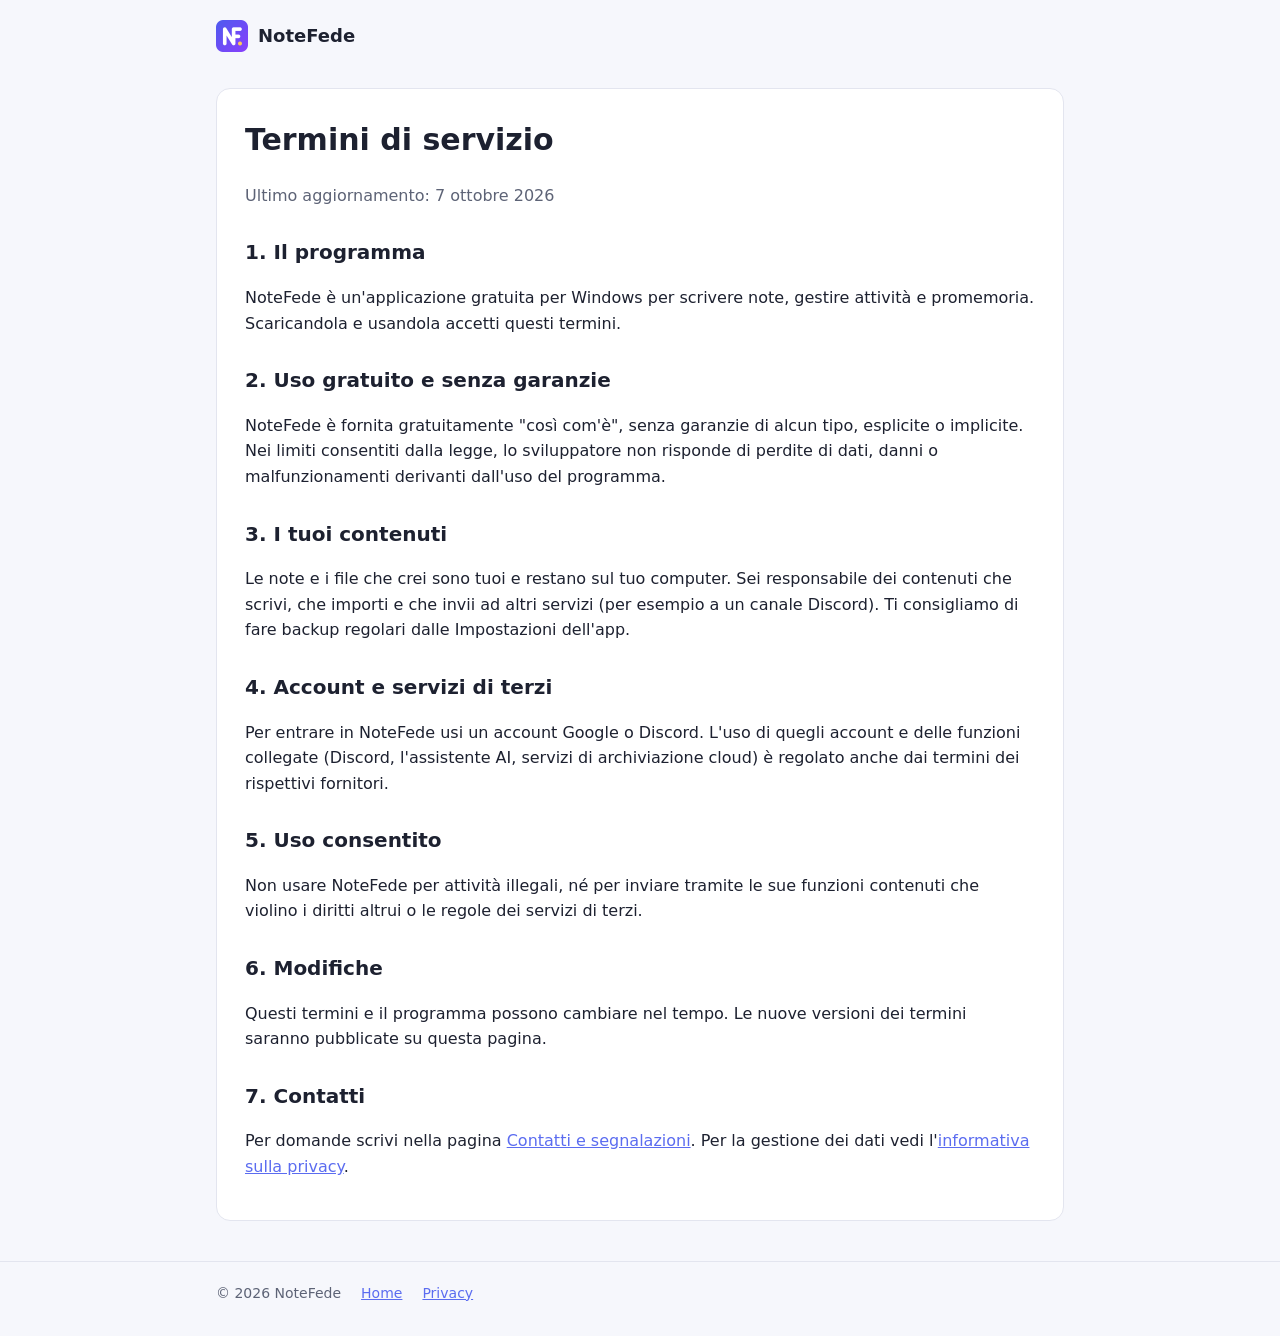
<file: termini.html>
<!doctype html>
<html lang="it">
<head>
  <meta charset="utf-8">
  <meta name="viewport" content="width=device-width, initial-scale=1">
  <title>Termini di servizio · NoteFede</title>
  <link rel="icon" href="/icon.png">
  <link rel="stylesheet" href="/style.css">
  <link rel="canonical" href="https://notefede.date/termini">
</head>
<body>
  <header class="top">
    <div class="wrap"><a class="brand" href="/"><img src="/icon.png" alt="">NoteFede</a></div>
  </header>

  <main class="wrap">
    <article class="doc">
      <h1>Termini di servizio</h1>
      <p class="muted">Ultimo aggiornamento: 7 ottobre 2026</p>

      <h2>1. Il programma</h2>
      <p>NoteFede è un'applicazione gratuita per Windows per scrivere note, gestire attività e promemoria. Scaricandola e usandola accetti questi termini.</p>

      <h2>2. Uso gratuito e senza garanzie</h2>
      <p>NoteFede è fornita gratuitamente "così com'è", senza garanzie di alcun tipo, esplicite o implicite. Nei limiti consentiti dalla legge, lo sviluppatore non risponde di perdite di dati, danni o malfunzionamenti derivanti dall'uso del programma.</p>

      <h2>3. I tuoi contenuti</h2>
      <p>Le note e i file che crei sono tuoi e restano sul tuo computer. Sei responsabile dei contenuti che scrivi, che importi e che invii ad altri servizi (per esempio a un canale Discord). Ti consigliamo di fare backup regolari dalle Impostazioni dell'app.</p>

      <h2>4. Account e servizi di terzi</h2>
      <p>Per entrare in NoteFede usi un account Google o Discord. L'uso di quegli account e delle funzioni collegate (Discord, l'assistente AI, servizi di archiviazione cloud) è regolato anche dai termini dei rispettivi fornitori.</p>

      <h2>5. Uso consentito</h2>
      <p>Non usare NoteFede per attività illegali, né per inviare tramite le sue funzioni contenuti che violino i diritti altrui o le regole dei servizi di terzi.</p>

      <h2>6. Modifiche</h2>
      <p>Questi termini e il programma possono cambiare nel tempo. Le nuove versioni dei termini saranno pubblicate su questa pagina.</p>

      <h2>7. Contatti</h2>
      <p>Per domande scrivi nella pagina <a href="https://github.com/geniofabry-cell/NoteFede-download/issues">Contatti e segnalazioni</a>. Per la gestione dei dati vedi l'<a href="/privacy">informativa sulla privacy</a>.</p>
    </article>
  </main>

  <footer>
    <div class="wrap">
      <span>© 2026 NoteFede</span>
      <a href="/">Home</a>
      <a href="/privacy">Privacy</a>
    </div>
  </footer>
</body>
</html>
</file>
<file: style.css>
:root {
  --bg: #f6f7fc;
  --card: #ffffff;
  --text: #1d2130;
  --muted: #5d6376;
  --border: #e3e5ef;
  --accent: #5b6cf0;
  --accent-2: #6d4ae6;
  --accent-text: #ffffff;
}
@media (prefers-color-scheme: dark) {
  :root {
    --bg: #14151c;
    --card: #1d1f29;
    --text: #e8e9f0;
    --muted: #a0a4b6;
    --border: #2d3040;
  }
}
* { box-sizing: border-box; }
body {
  margin: 0;
  font-family: "Segoe UI", system-ui, -apple-system, sans-serif;
  background: var(--bg);
  color: var(--text);
  line-height: 1.6;
}
a { color: var(--accent); }
.wrap { max-width: 880px; margin: 0 auto; padding: 0 16px; }
header.top { padding: 20px 0; }
header.top .wrap { display: flex; align-items: center; gap: 10px; }
header.top img { width: 32px; height: 32px; }
header.top a.brand { font-weight: 700; font-size: 18px; color: var(--text); text-decoration: none; display: flex; align-items: center; gap: 10px; }
.hero { text-align: center; padding: 40px 0 24px; }
.hero img { width: 96px; height: 96px; }
.hero h1 { font-size: clamp(30px, 6vw, 44px); margin: 16px 0 8px; line-height: 1.15; }
.hero p.lead { font-size: 18px; color: var(--muted); max-width: 600px; margin: 0 auto 28px; }
.btn {
  display: inline-flex; align-items: center; gap: 10px;
  padding: 14px 26px; border-radius: 12px; font-weight: 600; font-size: 17px; text-decoration: none;
  background: linear-gradient(135deg, var(--accent), var(--accent-2)); color: var(--accent-text);
  box-shadow: 0 8px 24px rgba(91, 108, 240, 0.3);
}
.btn:hover { filter: brightness(1.06); }
.sub { margin-top: 12px; font-size: 14px; color: var(--muted); }
.note {
  background: var(--card); border: 1px solid var(--border); border-radius: 12px;
  padding: 14px 18px; margin: 28px auto 0; max-width: 640px; font-size: 14px; color: var(--muted); text-align: left;
}
.grid { display: grid; grid-template-columns: repeat(auto-fit, minmax(240px, 1fr)); gap: 16px; padding: 32px 0; }
.card { background: var(--card); border: 1px solid var(--border); border-radius: 14px; padding: 18px 20px; }
.card h3 { margin: 0 0 6px; font-size: 16px; }
.card p { margin: 0; color: var(--muted); font-size: 14px; }
.doc { background: var(--card); border: 1px solid var(--border); border-radius: 14px; padding: 8px 28px 24px; margin: 16px 0 40px; }
.doc h1 { font-size: 30px; line-height: 1.2; }
.doc h2 { font-size: 20px; margin-top: 28px; }
.doc li { margin: 4px 0; }
.muted { color: var(--muted); }
footer { border-top: 1px solid var(--border); padding: 20px 0 32px; font-size: 14px; color: var(--muted); }
footer .wrap { display: flex; flex-wrap: wrap; gap: 8px 20px; }
/* Altre app (BalanceFede) */
.btn.green { background: linear-gradient(135deg, #12b886, #0b7285); box-shadow: 0 8px 24px rgba(18, 184, 134, 0.3); }
.apps { padding: 8px 0 40px; }
.apps h2 { font-size: 24px; margin: 0 0 4px; }
.apps > p { color: var(--muted); margin: 0 0 16px; }
.app-card { display: flex; flex-wrap: wrap; align-items: center; gap: 20px; background: var(--card); border: 1px solid var(--border); border-radius: 16px; padding: 22px 24px; }
.app-card img { width: 72px; height: 72px; flex-shrink: 0; }
.app-card .text { flex: 1; min-width: 220px; }
.app-card h3 { margin: 0 0 4px; font-size: 20px; }
.app-card p { margin: 0; color: var(--muted); font-size: 15px; }
.app-card .actions { display: flex; flex-direction: column; align-items: center; gap: 6px; }
.app-card .actions .btn { font-size: 16px; padding: 12px 22px; }
.app-card .actions a.more { font-size: 14px; }
</file>
